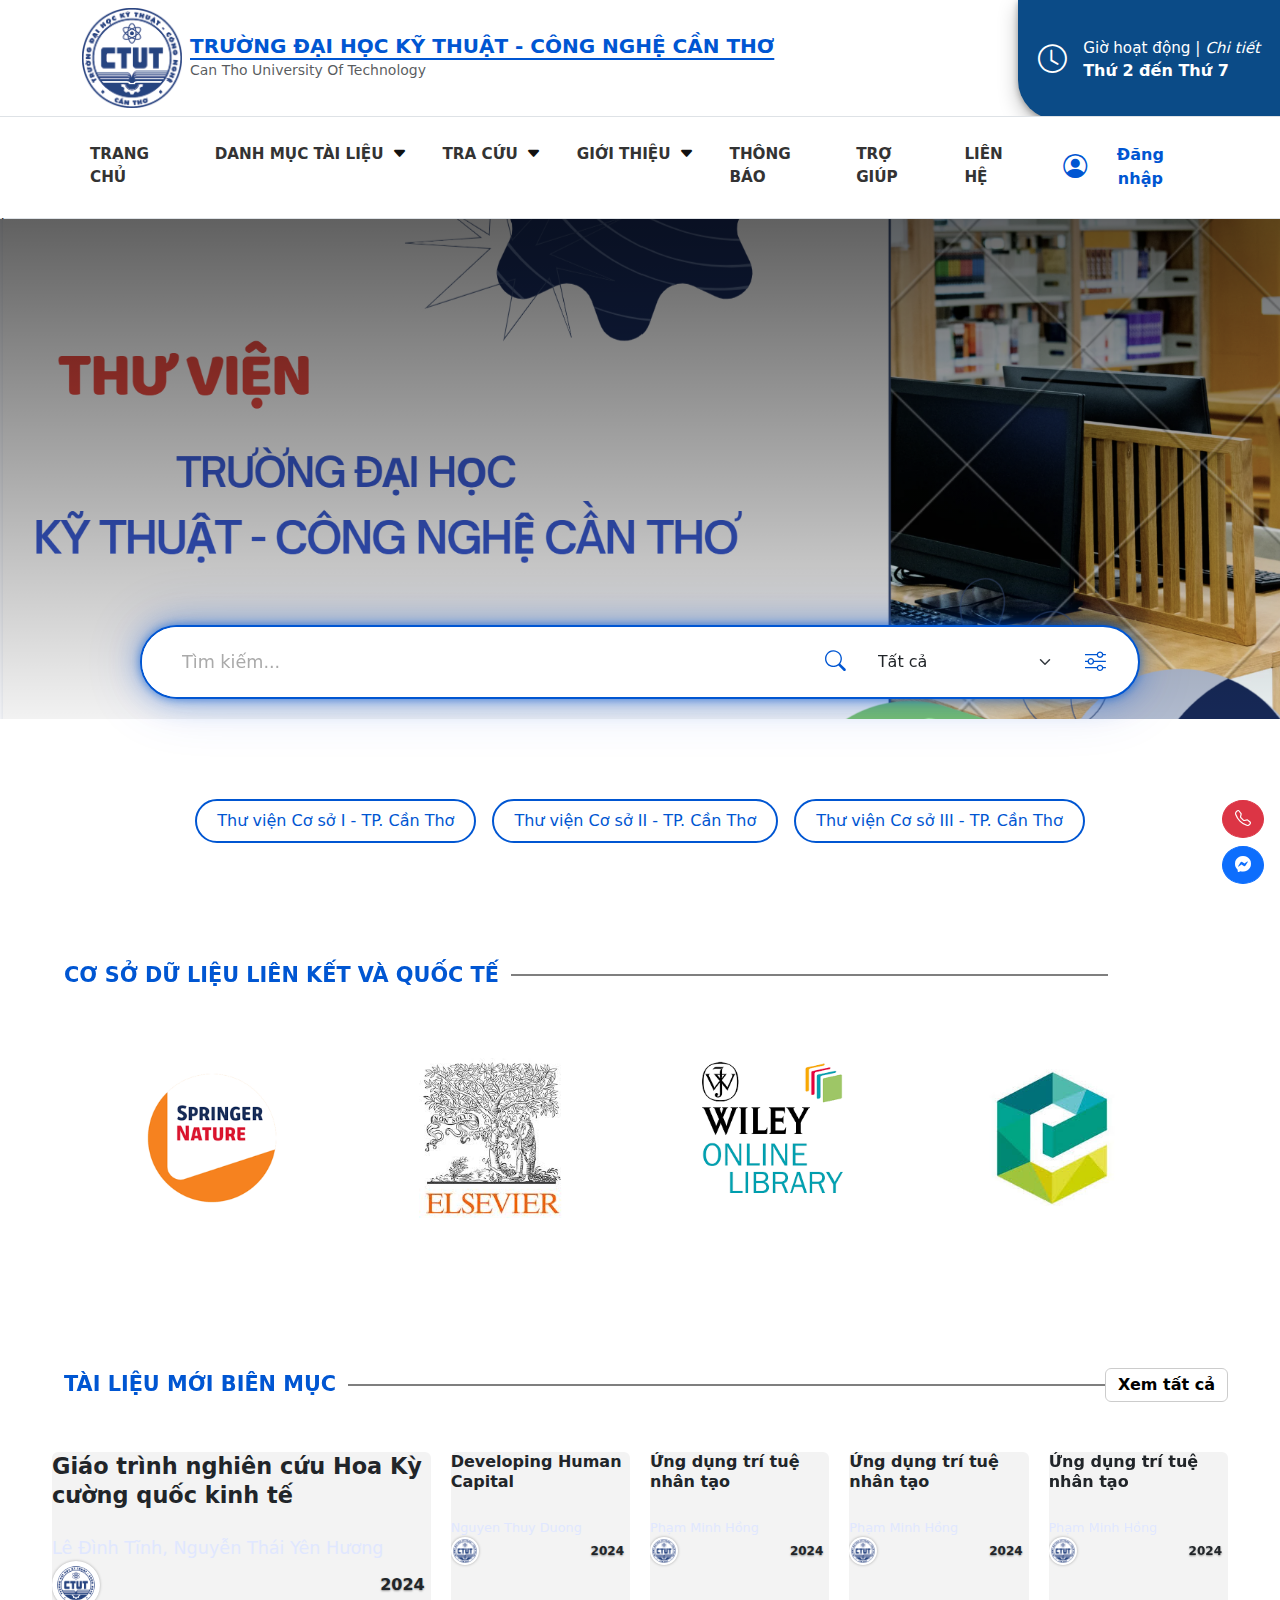
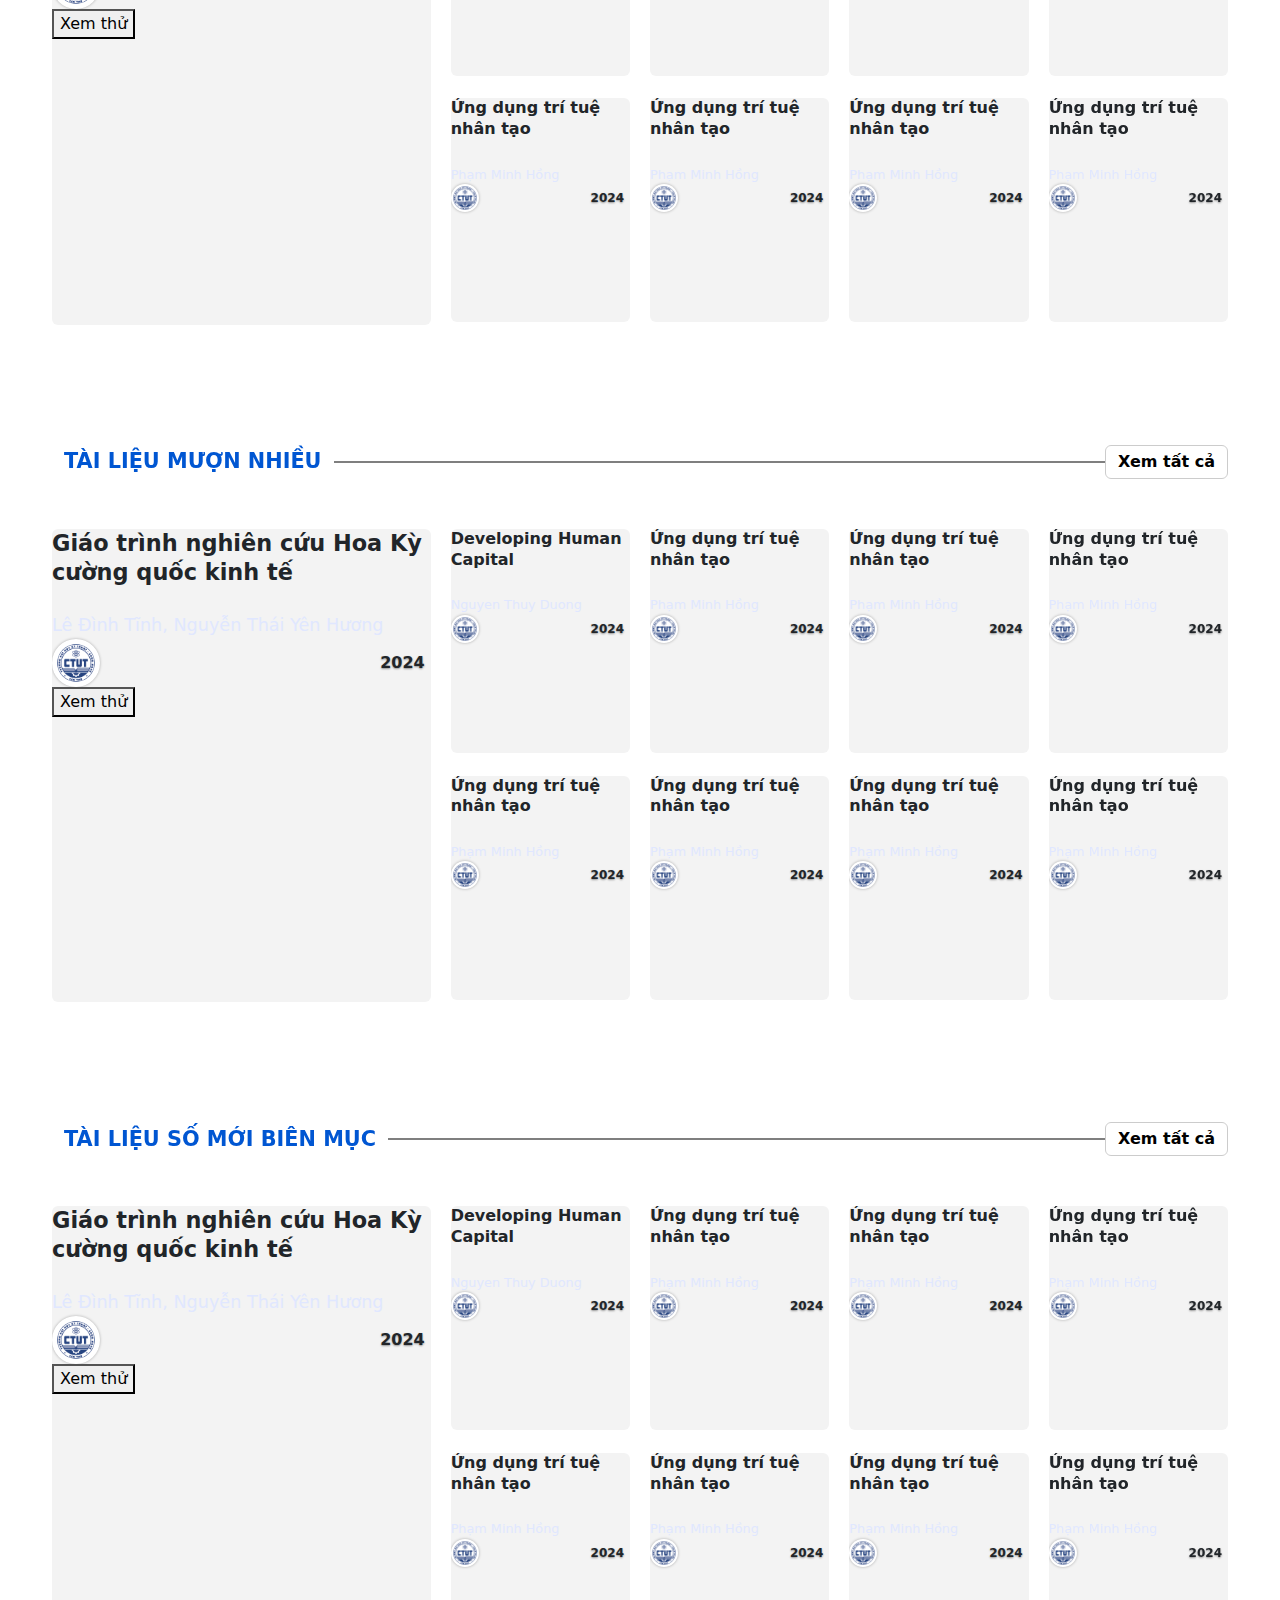
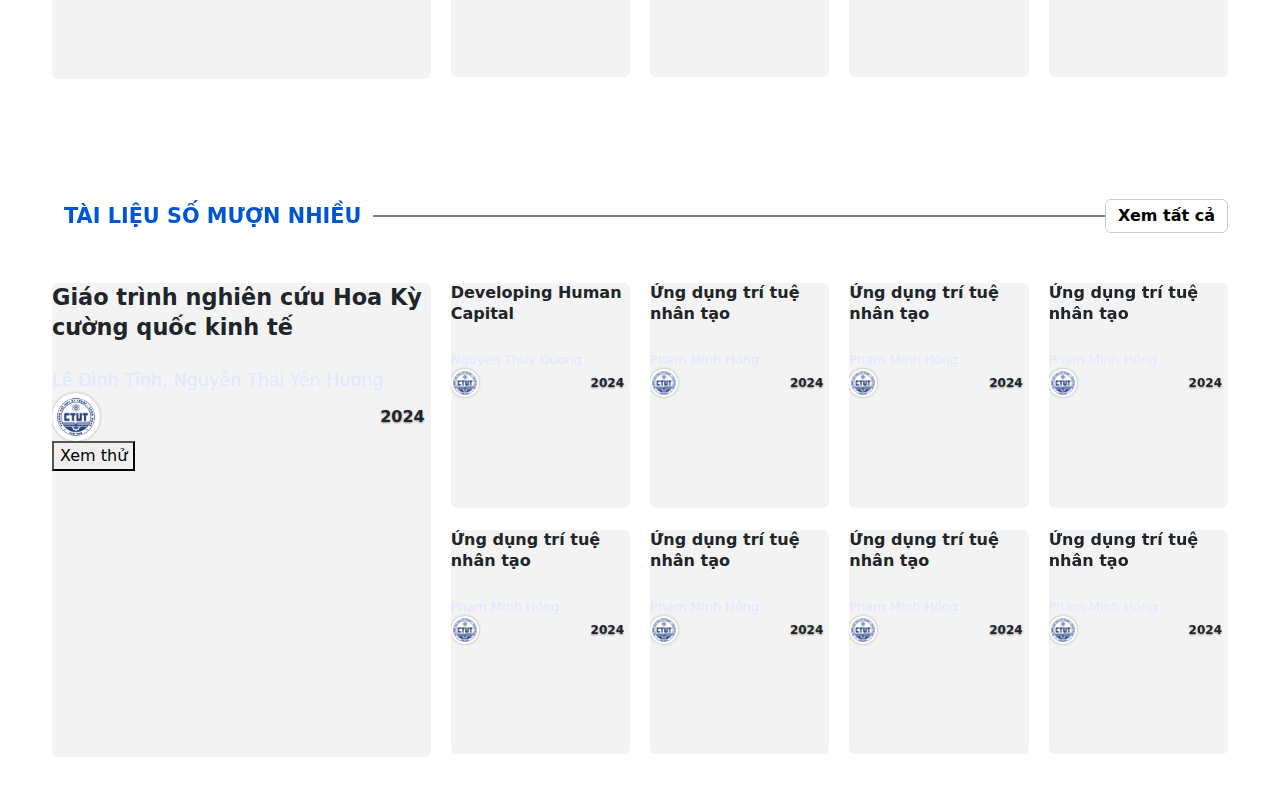
<file: index.html>
<!DOCTYPE html>
<html lang="vi">
  <head>
    <meta charset="utf-8" />
    <title>Thư viện – Demo</title>
    <meta name="viewport" content="width=device-width, initial-scale=1" />

    <!-- Bootstrap -->
    <link
      href="https://cdn.jsdelivr.net/npm/bootstrap@5.3.3/dist/css/bootstrap.min.css"
      rel="stylesheet"
    />

    <!-- Bootstrap Icons -->
    <link
      rel="stylesheet"
      href="https://cdn.jsdelivr.net/npm/bootstrap-icons@1.11.3/font/bootstrap-icons.css"
    />

    <!-- CSS cho header -->
    <link href="./assets/css/header.css" rel="stylesheet" />

    <!-- CSS riêng cho trang index -->
    <link href="./assets/css/index.css" rel="stylesheet" />
  </head>

  <body>



    
    <!-- Nhúng header -->
    <div id="header-placeholder"></div>

    <script>
      fetch("components/header.html")
        .then(res => res.text())
        .then(data => {
          document.getElementById("header-placeholder").innerHTML = data;
        });
    </script>






    <!-- Phần nội dung chính của trang -->
    <!-- Hero Banner -->
    <section class="hero-banner position-relative">\

      <!-- Ảnh banner -->
      <img src="./assets/images/BANNERTESST2.png" alt="Thư viện" class="w-100" />

      <!-- Form tìm kiếm nằm bên trong ảnh -->
      <div class="search-box-wrapper">
        <form class="search-box">
          <input type="text" class="form-control" placeholder="Tìm kiếm..." />
          <button class="btn"><i class="bi bi-search"></i></button>
          <select class="form-select">
            <option>Tất cả</option>
            <option>Nhan đề</option>
            <option>Tác giả</option>
            <option>Năm xuất bản</option>
            <option>Nhà xuất bản</option>
            <option>Chỉ số phân loại</option>
          </select>
          <button class="btn"><i class="bi bi-sliders"></i></button>
        </form>
      </div>
    </section>

    <!-- Icon nổi -->
    <div class="position-fixed bottom-0 end-0 p-3 d-flex flex-column gap-2">
      <a href="#" class="btn btn-danger rounded-circle">
        <i class="bi bi-telephone"></i>
      </a>
      <a href="#" class="btn btn-primary rounded-circle">
        <i class="bi bi-messenger"></i>
      </a>
    </div>


  
     
<!-- ==========KHỐI CÁC CƠ SỞ DƯỚI THANH TÌM KIẾM ==========  -->
<div class="library-sections container text-center">
  <div class="d-flex flex-wrap justify-content-center gap-3">
    <button class="btn section-btn">Thư viện Cơ sở I - TP. Cần Thơ</button>
    <button class="btn section-btn">Thư viện Cơ sở II - TP. Cần Thơ</button>
    <button class="btn section-btn">Thư viện Cơ sở III - TP. Cần Thơ</button>
  </div>
</div>



    <div class="book-section container">
  
    <div class="book-section-header">
      <h3>CƠ SỞ DỮ LIỆU LIÊN KẾT VÀ QUỐC TẾ</h3>
    </div> 
</div> 

<!-- Các thẻ lật logo -->
<div class="library-cards container my-5">
  <div class="d-flex justify-content-between">

    <a href="https://www.springernature.com/" target="_blank" class="flip-card">
      <img src="assets/images/springernature.png" alt="Springer Nature">
    </a>

    <a href="https://www.elsevier.com/" target="_blank" class="flip-card">
      <img src="assets/images/elsevier.jpg" alt="Elsevier">
    </a>

    <a href="https://www.wiley.com/" target="_blank" class="flip-card">
      <img src="assets/images/wiley.png" alt="Wiley">
    </a>

    <a href="https://www.emerald.com/" target="_blank" class="flip-card">
      <img src="assets/images/emerald.jpg" alt="Emerald">
    </a>

  </div>
</div>








  <!-- ==========KHỐI SÁCH MỚI BIÊN MỤC========== -->
  <div class="book-section container">
    <!-- Header -->
    <div class="book-section-header">
      <h3>TÀI LIỆU MỚI BIÊN MỤC</h3>
      <a href="#" class="view-all">Xem tất cả</a>
    </div>

    <!-- Grid -->
    <div class="book-grid">
      <!-- Sách lớn bên trái -->
      <div class="book-item big">
        <div class="book-cover color-1">
          <div class="book-content">
            <h4 class="book-title">Giáo trình nghiên cứu Hoa Kỳ cường quốc kinh tế</h4>
            <p class="book-author">Lê Đình Tĩnh, Nguyễn Thái Yên Hương</p>
            <div class="book-footer">
  <img class="book-logo" src="assets/images/Logo_ctuet.png" alt="Logo">
  <span class="book-year">2024</span>
</div>

            <button class="read-btn">Xem thử</button>
          </div>
        </div>
      </div>

      <!-- Các sách nhỏ -->
      <div class="book-item">
        <div class="book-cover color-2">
          <div class="book-content">
            <h4 class="book-title">Developing Human Capital</h4>
            <p class="book-author">Nguyen Thuy Duong</p>
            <div class="book-footer">
  <img class="book-logo" src="assets/images/Logo_ctuet.png" alt="Logo">
  <span class="book-year">2024</span>
            </div>
          </div>
        </div>
      </div>

      <div class="book-item">
        <div class="book-cover color-3">
          <div class="book-content">
            <h4 class="book-title">Ứng dụng trí tuệ nhân tạo</h4>
            <p class="book-author">Phạm Minh Hồng</p>
            <div class="book-footer">
  <img class="book-logo" src="assets/images/Logo_ctuet.png" alt="Logo">
  <span class="book-year">2024</span>
            </div>
          </div>
        </div>
      </div>

            <div class="book-item">
        <div class="book-cover color-4">
          <div class="book-content">
            <h4 class="book-title">Ứng dụng trí tuệ nhân tạo</h4>
            <p class="book-author">Phạm Minh Hồng</p>
            <div class="book-footer">
  <img class="book-logo" src="assets/images/Logo_ctuet.png" alt="Logo">
  <span class="book-year">2024</span>
            </div>
          </div>
        </div>
      </div>

            <div class="book-item">
        <div class="book-cover color-5">
          <div class="book-content">
            <h4 class="book-title">Ứng dụng trí tuệ nhân tạo</h4>
            <p class="book-author">Phạm Minh Hồng</p>
           <div class="book-footer">
  <img class="book-logo" src="assets/images/Logo_ctuet.png" alt="Logo">
  <span class="book-year">2024</span>
            </div>
          </div>
        </div>
      </div>

            <div class="book-item">
        <div class="book-cover color-6">
          <div class="book-content">
            <h4 class="book-title">Ứng dụng trí tuệ nhân tạo</h4>
            <p class="book-author">Phạm Minh Hồng</p>
            <div class="book-footer">
  <img class="book-logo" src="assets/images/Logo_ctuet.png" alt="Logo">
  <span class="book-year">2024</span>
            </div>
          </div>
        </div>
      </div>

            <div class="book-item">
        <div class="book-cover color-1">
          <div class="book-content">
            <h4 class="book-title">Ứng dụng trí tuệ nhân tạo</h4>
            <p class="book-author">Phạm Minh Hồng</p>
            <div class="book-footer">
  <img class="book-logo" src="assets/images/Logo_ctuet.png" alt="Logo">
  <span class="book-year">2024</span>
            </div>
          </div>
        </div>
      </div>

            <div class="book-item">
        <div class="book-cover color-2">
          <div class="book-content">
            <h4 class="book-title">Ứng dụng trí tuệ nhân tạo</h4>
            <p class="book-author">Phạm Minh Hồng</p>
            <div class="book-footer">
  <img class="book-logo" src="assets/images/Logo_ctuet.png" alt="Logo">
  <span class="book-year">2024</span>
            </div>
          </div>
        </div>
      </div>

            <div class="book-item">
        <div class="book-cover color-3">
          <div class="book-content">
            <h4 class="book-title">Ứng dụng trí tuệ nhân tạo</h4>
            <p class="book-author">Phạm Minh Hồng</p>
           <div class="book-footer">
  <img class="book-logo" src="assets/images/Logo_ctuet.png" alt="Logo">
  <span class="book-year">2024</span>
            </div>
          </div>
        </div>
      </div>


    </div>
  </div>






<!-- ==========KHỐI TÀI LIỆU MƯỢN NHIỀU ========== -->
  <div class="book-section container">
    <!-- Header -->
    <div class="book-section-header">
      <h3>TÀI LIỆU MƯỢN NHIỀU</h3>
      <a href="#" class="view-all">Xem tất cả</a>
    </div>

    <!-- Grid -->
    <div class="book-grid">
      <!-- Sách lớn bên trái -->
      <div class="book-item big">
        <div class="book-cover color-1">
          <div class="book-content">
            <h4 class="book-title">Giáo trình nghiên cứu Hoa Kỳ cường quốc kinh tế</h4>
            <p class="book-author">Lê Đình Tĩnh, Nguyễn Thái Yên Hương</p>
            <div class="book-footer">
  <img class="book-logo" src="assets/images/Logo_ctuet.png" alt="Logo">
  <span class="book-year">2024</span>
</div>

            <button class="read-btn">Xem thử</button>
          </div>
        </div>
      </div>

      <!-- Các sách nhỏ -->
      <div class="book-item">
        <div class="book-cover color-2">
          <div class="book-content">
            <h4 class="book-title">Developing Human Capital</h4>
            <p class="book-author">Nguyen Thuy Duong</p>
            <div class="book-footer">
  <img class="book-logo" src="assets/images/Logo_ctuet.png" alt="Logo">
  <span class="book-year">2024</span>
            </div>
          </div>
        </div>
      </div>

      <div class="book-item">
        <div class="book-cover color-3">
          <div class="book-content">
            <h4 class="book-title">Ứng dụng trí tuệ nhân tạo</h4>
            <p class="book-author">Phạm Minh Hồng</p>
            <div class="book-footer">
  <img class="book-logo" src="assets/images/Logo_ctuet.png" alt="Logo">
  <span class="book-year">2024</span>
            </div>
          </div>
        </div>
      </div>

            <div class="book-item">
        <div class="book-cover color-4">
          <div class="book-content">
            <h4 class="book-title">Ứng dụng trí tuệ nhân tạo</h4>
            <p class="book-author">Phạm Minh Hồng</p>
            <div class="book-footer">
  <img class="book-logo" src="assets/images/Logo_ctuet.png" alt="Logo">
  <span class="book-year">2024</span>
            </div>
          </div>
        </div>
      </div>

            <div class="book-item">
        <div class="book-cover color-5">
          <div class="book-content">
            <h4 class="book-title">Ứng dụng trí tuệ nhân tạo</h4>
            <p class="book-author">Phạm Minh Hồng</p>
           <div class="book-footer">
  <img class="book-logo" src="assets/images/Logo_ctuet.png" alt="Logo">
  <span class="book-year">2024</span>
            </div>
          </div>
        </div>
      </div>

            <div class="book-item">
        <div class="book-cover color-6">
          <div class="book-content">
            <h4 class="book-title">Ứng dụng trí tuệ nhân tạo</h4>
            <p class="book-author">Phạm Minh Hồng</p>
            <div class="book-footer">
  <img class="book-logo" src="assets/images/Logo_ctuet.png" alt="Logo">
  <span class="book-year">2024</span>
            </div>
          </div>
        </div>
      </div>

            <div class="book-item">
        <div class="book-cover color-1">
          <div class="book-content">
            <h4 class="book-title">Ứng dụng trí tuệ nhân tạo</h4>
            <p class="book-author">Phạm Minh Hồng</p>
            <div class="book-footer">
  <img class="book-logo" src="assets/images/Logo_ctuet.png" alt="Logo">
  <span class="book-year">2024</span>
            </div>
          </div>
        </div>
      </div>

            <div class="book-item">
        <div class="book-cover color-2">
          <div class="book-content">
            <h4 class="book-title">Ứng dụng trí tuệ nhân tạo</h4>
            <p class="book-author">Phạm Minh Hồng</p>
            <div class="book-footer">
  <img class="book-logo" src="assets/images/Logo_ctuet.png" alt="Logo">
  <span class="book-year">2024</span>
            </div>
          </div>
        </div>
      </div>

            <div class="book-item">
        <div class="book-cover color-3">
          <div class="book-content">
            <h4 class="book-title">Ứng dụng trí tuệ nhân tạo</h4>
            <p class="book-author">Phạm Minh Hồng</p>
           <div class="book-footer">
  <img class="book-logo" src="assets/images/Logo_ctuet.png" alt="Logo">
  <span class="book-year">2024</span>
            </div>
          </div>
        </div>
      </div>


    </div>
  </div>



<!-- ==========KHỐI TÀI LIỆU SỐ MỚI BIÊN MỤC========== -->
  <div class="book-section container">
    <!-- Header -->
    <div class="book-section-header">
      <h3>TÀI LIỆU SỐ MỚI BIÊN MỤC</h3>
      <a href="#" class="view-all">Xem tất cả</a>
    </div>

    <!-- Grid -->
    <div class="book-grid">
      <!-- Sách lớn bên trái -->
      <div class="book-item big">
        <div class="book-cover color-1">
          <div class="book-content">
            <h4 class="book-title">Giáo trình nghiên cứu Hoa Kỳ cường quốc kinh tế</h4>
            <p class="book-author">Lê Đình Tĩnh, Nguyễn Thái Yên Hương</p>
            <div class="book-footer">
  <img class="book-logo" src="assets/images/Logo_ctuet.png" alt="Logo">
  <span class="book-year">2024</span>
</div>

            <button class="read-btn">Xem thử</button>
          </div>
        </div>
      </div>

      <!-- Các sách nhỏ -->
      <div class="book-item">
        <div class="book-cover color-2">
          <div class="book-content">
            <h4 class="book-title">Developing Human Capital</h4>
            <p class="book-author">Nguyen Thuy Duong</p>
            <div class="book-footer">
  <img class="book-logo" src="assets/images/Logo_ctuet.png" alt="Logo">
  <span class="book-year">2024</span>
            </div>
          </div>
        </div>
      </div>

      <div class="book-item">
        <div class="book-cover color-3">
          <div class="book-content">
            <h4 class="book-title">Ứng dụng trí tuệ nhân tạo</h4>
            <p class="book-author">Phạm Minh Hồng</p>
            <div class="book-footer">
  <img class="book-logo" src="assets/images/Logo_ctuet.png" alt="Logo">
  <span class="book-year">2024</span>
            </div>
          </div>
        </div>
      </div>

            <div class="book-item">
        <div class="book-cover color-4">
          <div class="book-content">
            <h4 class="book-title">Ứng dụng trí tuệ nhân tạo</h4>
            <p class="book-author">Phạm Minh Hồng</p>
            <div class="book-footer">
  <img class="book-logo" src="assets/images/Logo_ctuet.png" alt="Logo">
  <span class="book-year">2024</span>
            </div>
          </div>
        </div>
      </div>

            <div class="book-item">
        <div class="book-cover color-5">
          <div class="book-content">
            <h4 class="book-title">Ứng dụng trí tuệ nhân tạo</h4>
            <p class="book-author">Phạm Minh Hồng</p>
           <div class="book-footer">
  <img class="book-logo" src="assets/images/Logo_ctuet.png" alt="Logo">
  <span class="book-year">2024</span>
            </div>
          </div>
        </div>
      </div>

            <div class="book-item">
        <div class="book-cover color-6">
          <div class="book-content">
            <h4 class="book-title">Ứng dụng trí tuệ nhân tạo</h4>
            <p class="book-author">Phạm Minh Hồng</p>
            <div class="book-footer">
  <img class="book-logo" src="assets/images/Logo_ctuet.png" alt="Logo">
  <span class="book-year">2024</span>
            </div>
          </div>
        </div>
      </div>

            <div class="book-item">
        <div class="book-cover color-1">
          <div class="book-content">
            <h4 class="book-title">Ứng dụng trí tuệ nhân tạo</h4>
            <p class="book-author">Phạm Minh Hồng</p>
            <div class="book-footer">
  <img class="book-logo" src="assets/images/Logo_ctuet.png" alt="Logo">
  <span class="book-year">2024</span>
            </div>
          </div>
        </div>
      </div>

            <div class="book-item">
        <div class="book-cover color-2">
          <div class="book-content">
            <h4 class="book-title">Ứng dụng trí tuệ nhân tạo</h4>
            <p class="book-author">Phạm Minh Hồng</p>
            <div class="book-footer">
  <img class="book-logo" src="assets/images/Logo_ctuet.png" alt="Logo">
  <span class="book-year">2024</span>
            </div>
          </div>
        </div>
      </div>

            <div class="book-item">
        <div class="book-cover color-3">
          <div class="book-content">
            <h4 class="book-title">Ứng dụng trí tuệ nhân tạo</h4>
            <p class="book-author">Phạm Minh Hồng</p>
           <div class="book-footer">
  <img class="book-logo" src="assets/images/Logo_ctuet.png" alt="Logo">
  <span class="book-year">2024</span>
            </div>
          </div>
        </div>
      </div>


    </div>
  </div>



  <!-- ==========KHỐI TÀI LIỆU SỐ MƯỢN NHIỀU========== -->
  <div class="book-section container">
    <!-- Header -->
    <div class="book-section-header">
      <h3>TÀI LIỆU SỐ MƯỢN NHIỀU</h3>
      <a href="#" class="view-all">Xem tất cả</a>
    </div>

    <!-- Grid -->
    <div class="book-grid">
      <!-- Sách lớn bên trái -->
      <div class="book-item big">
        <div class="book-cover color-1">
          <div class="book-content">
            <h4 class="book-title">Giáo trình nghiên cứu Hoa Kỳ cường quốc kinh tế</h4>
            <p class="book-author">Lê Đình Tĩnh, Nguyễn Thái Yên Hương</p>
            <div class="book-footer">
  <img class="book-logo" src="assets/images/Logo_ctuet.png" alt="Logo">
  <span class="book-year">2024</span>
</div>

            <button class="read-btn">Xem thử</button>
          </div>
        </div>
      </div>

      <!-- Các sách nhỏ -->
      <div class="book-item">
        <div class="book-cover color-2">
          <div class="book-content">
            <h4 class="book-title">Developing Human Capital</h4>
            <p class="book-author">Nguyen Thuy Duong</p>
            <div class="book-footer">
  <img class="book-logo" src="assets/images/Logo_ctuet.png" alt="Logo">
  <span class="book-year">2024</span>
            </div>
          </div>
        </div>
      </div>

      <div class="book-item">
        <div class="book-cover color-3">
          <div class="book-content">
            <h4 class="book-title">Ứng dụng trí tuệ nhân tạo</h4>
            <p class="book-author">Phạm Minh Hồng</p>
            <div class="book-footer">
  <img class="book-logo" src="assets/images/Logo_ctuet.png" alt="Logo">
  <span class="book-year">2024</span>
            </div>
          </div>
        </div>
      </div>

            <div class="book-item">
        <div class="book-cover color-4">
          <div class="book-content">
            <h4 class="book-title">Ứng dụng trí tuệ nhân tạo</h4>
            <p class="book-author">Phạm Minh Hồng</p>
            <div class="book-footer">
  <img class="book-logo" src="assets/images/Logo_ctuet.png" alt="Logo">
  <span class="book-year">2024</span>
            </div>
          </div>
        </div>
      </div>

            <div class="book-item">
        <div class="book-cover color-5">
          <div class="book-content">
            <h4 class="book-title">Ứng dụng trí tuệ nhân tạo</h4>
            <p class="book-author">Phạm Minh Hồng</p>
           <div class="book-footer">
  <img class="book-logo" src="assets/images/Logo_ctuet.png" alt="Logo">
  <span class="book-year">2024</span>
            </div>
          </div>
        </div>
      </div>

            <div class="book-item">
        <div class="book-cover color-6">
          <div class="book-content">
            <h4 class="book-title">Ứng dụng trí tuệ nhân tạo</h4>
            <p class="book-author">Phạm Minh Hồng</p>
            <div class="book-footer">
  <img class="book-logo" src="assets/images/Logo_ctuet.png" alt="Logo">
  <span class="book-year">2024</span>
            </div>
          </div>
        </div>
      </div>

            <div class="book-item">
        <div class="book-cover color-1">
          <div class="book-content">
            <h4 class="book-title">Ứng dụng trí tuệ nhân tạo</h4>
            <p class="book-author">Phạm Minh Hồng</p>
            <div class="book-footer">
  <img class="book-logo" src="assets/images/Logo_ctuet.png" alt="Logo">
  <span class="book-year">2024</span>
            </div>
          </div>
        </div>
      </div>

            <div class="book-item">
        <div class="book-cover color-2">
          <div class="book-content">
            <h4 class="book-title">Ứng dụng trí tuệ nhân tạo</h4>
            <p class="book-author">Phạm Minh Hồng</p>
            <div class="book-footer">
  <img class="book-logo" src="assets/images/Logo_ctuet.png" alt="Logo">
  <span class="book-year">2024</span>
            </div>
          </div>
        </div>
      </div>

            <div class="book-item">
        <div class="book-cover color-3">
          <div class="book-content">
            <h4 class="book-title">Ứng dụng trí tuệ nhân tạo</h4>
            <p class="book-author">Phạm Minh Hồng</p>
           <div class="book-footer">
  <img class="book-logo" src="assets/images/Logo_ctuet.png" alt="Logo">
  <span class="book-year">2024</span>
            </div>
          </div>
        </div>
      </div>


    </div>
  </div>
  </div>
</div>

    </div>
  </div>
</div>





    <!-- Bootstrap JS -->
    <script src="https://cdn.jsdelivr.net/npm/bootstrap@5.3.3/dist/js/bootstrap.bundle.min.js"></script>
  </body>
</html>
</file>
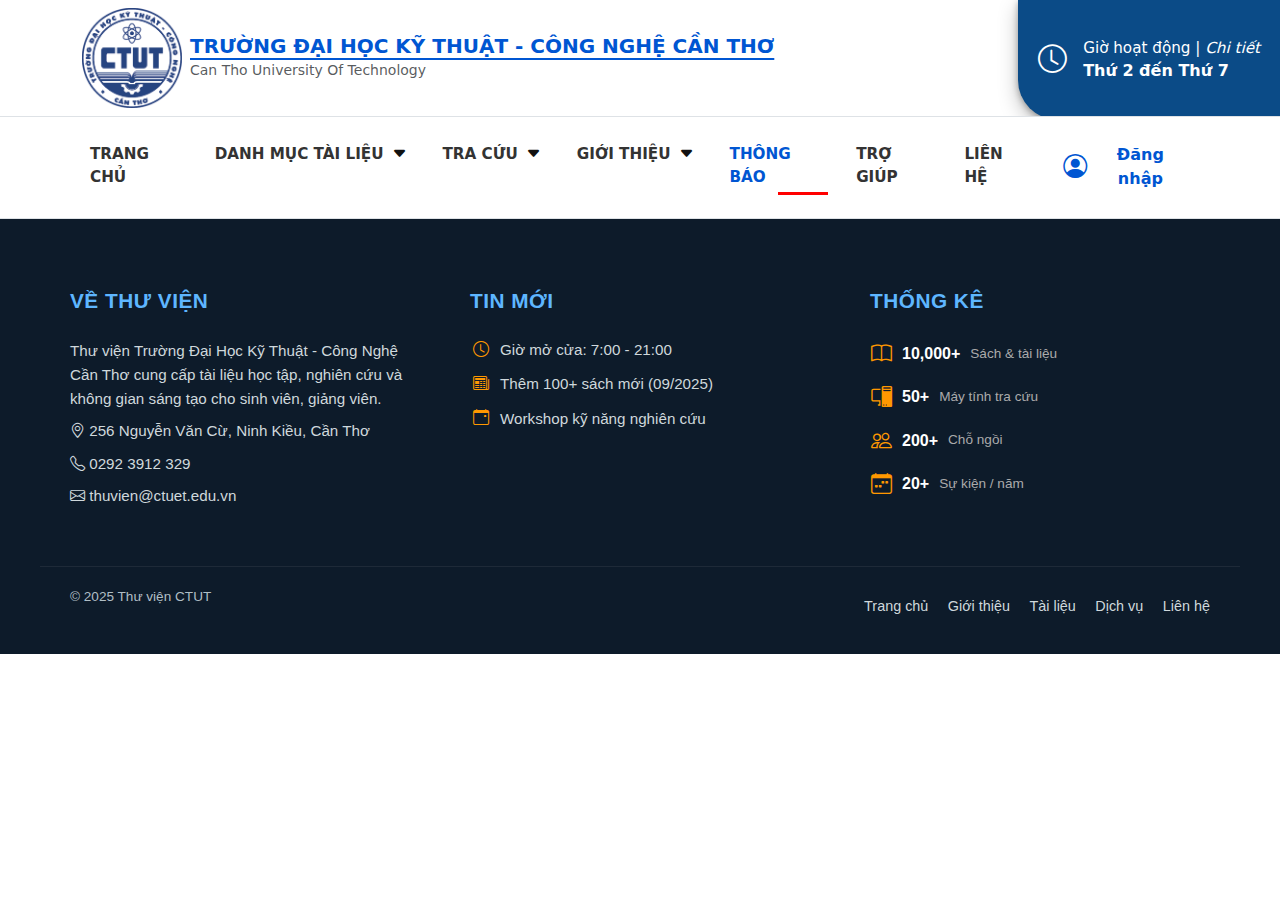
<file: announcement.html>
<!DOCTYPE html>
<html lang="vi">
  <head>
    <meta charset="utf-8" />
    <title>Thư viện – Demo</title>
    <meta name="viewport" content="width=device-width, initial-scale=1" />

    <!-- Bootstrap -->
    <link
      href="https://cdn.jsdelivr.net/npm/bootstrap@5.3.3/dist/css/bootstrap.min.css"
      rel="stylesheet"
    />

    <!-- Bootstrap Icons -->
    <link
      rel="stylesheet"
      href="https://cdn.jsdelivr.net/npm/bootstrap-icons@1.11.3/font/bootstrap-icons.css"
    />

    <!-- CSS cho header -->
    <link href="./assets/css/header.css" rel="stylesheet" />

    <!-- CSS riêng cho trang documents.html -->
    <link href="./assets/css/announcement.css" rel="stylesheet" />
  </head>

  <body>





<!-- Nhúng header -->
<div id="header-placeholder"></div>

<!-- Gọi header.js (load header + gắn auth.js) -->
<script src="assets/js/header.js"></script>

<!-- Sau đó mới gọi active-menu.js -->
<script src="assets/js/active-menu.js"></script>
















    <!-- Phần nội dung chính của trang -->
















    
<!-- Placeholder cho footer -->
<div id="footer-placeholder"></div>

<!-- Gọi file CSS & JS -->
<link rel="stylesheet" href="assets/css/footer.css">
<script src="assets/js/footer.js"></script>





    <!-- Bootstrap JS -->
    <script src="https://cdn.jsdelivr.net/npm/bootstrap@5.3.3/dist/js/bootstrap.bundle.min.js"></script>
  </body>
</html>
</file>
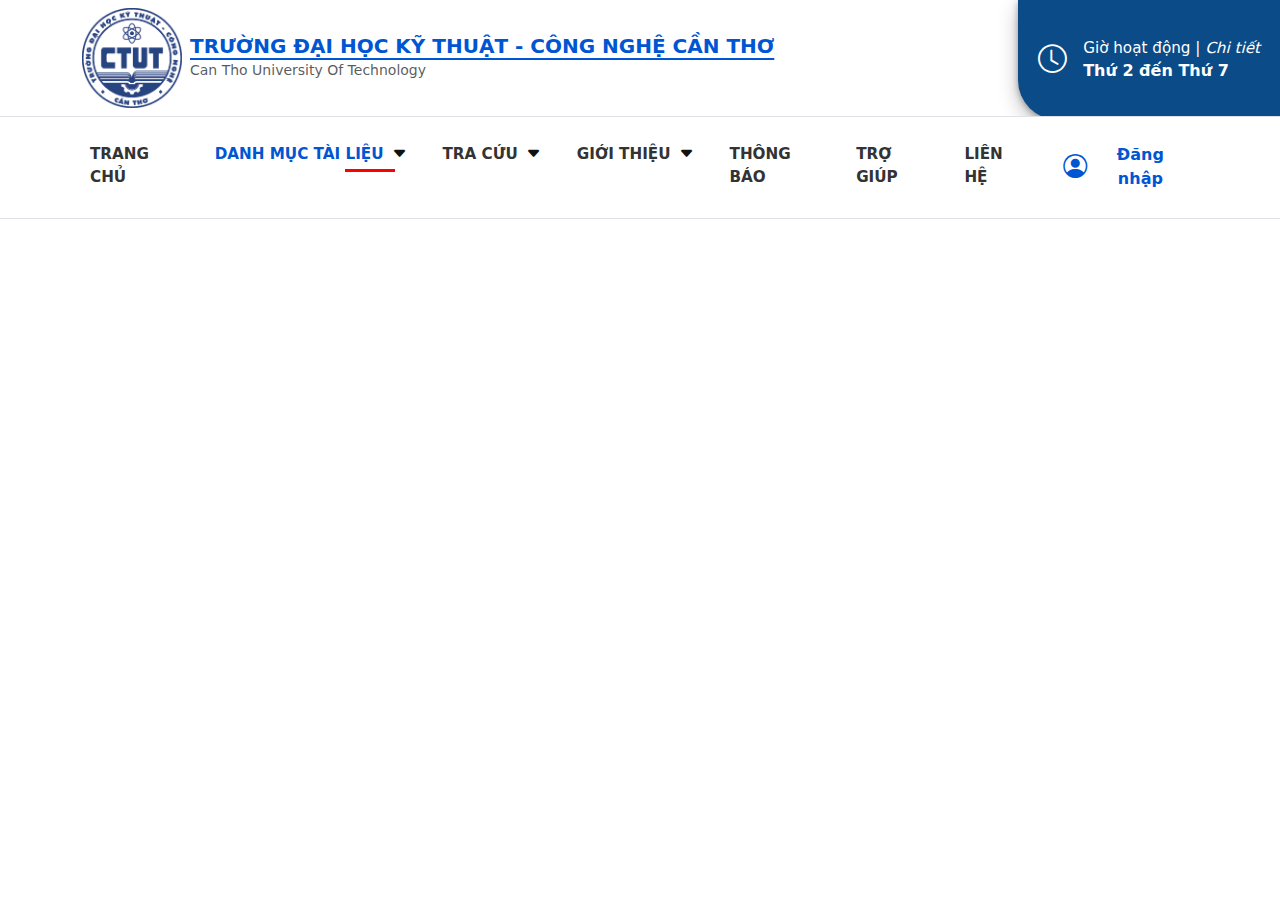
<file: documents.html>
<!DOCTYPE html>
<html lang="vi">
  <head>
    <meta charset="utf-8" />
    <title>Thư viện – Demo</title>
    <meta name="viewport" content="width=device-width, initial-scale=1" />

    <!-- Bootstrap -->
    <link
      href="https://cdn.jsdelivr.net/npm/bootstrap@5.3.3/dist/css/bootstrap.min.css"
      rel="stylesheet"
    />

    <!-- Bootstrap Icons -->
    <link
      rel="stylesheet"
      href="https://cdn.jsdelivr.net/npm/bootstrap-icons@1.11.3/font/bootstrap-icons.css"
    />

    <!-- CSS cho header -->
    <link href="./assets/css/header.css" rel="stylesheet" />

    <!-- CSS riêng cho trang documents.html -->
    <link href="./assets/css/documents.css" rel="stylesheet" />
  </head>

  <body>


   <!-- Nhúng header -->
<div id="header-placeholder"></div>

<script>
  fetch("components/header.html")
    .then(res => res.text())
    .then(data => {
      document.getElementById("header-placeholder").innerHTML = data;

      // === Gắn class 'active' theo trang hiện tại ===
      const currentPage = window.location.pathname.split("/").pop() || "index.html";
      document.querySelectorAll("#header-placeholder .navbar-nav .nav-link")
        .forEach(link => {
          if (link.getAttribute("href") === currentPage) {
            link.classList.add("active");
          } else {
            link.classList.remove("active");
          }
        });
    })
    .catch(err => console.error("Không thể tải header:", err));
</script>








    <!-- Phần nội dung chính của trang -->
















    



    <!-- Bootstrap JS -->
    <script src="https://cdn.jsdelivr.net/npm/bootstrap@5.3.3/dist/js/bootstrap.bundle.min.js"></script>
  </body>
</html>
</file>
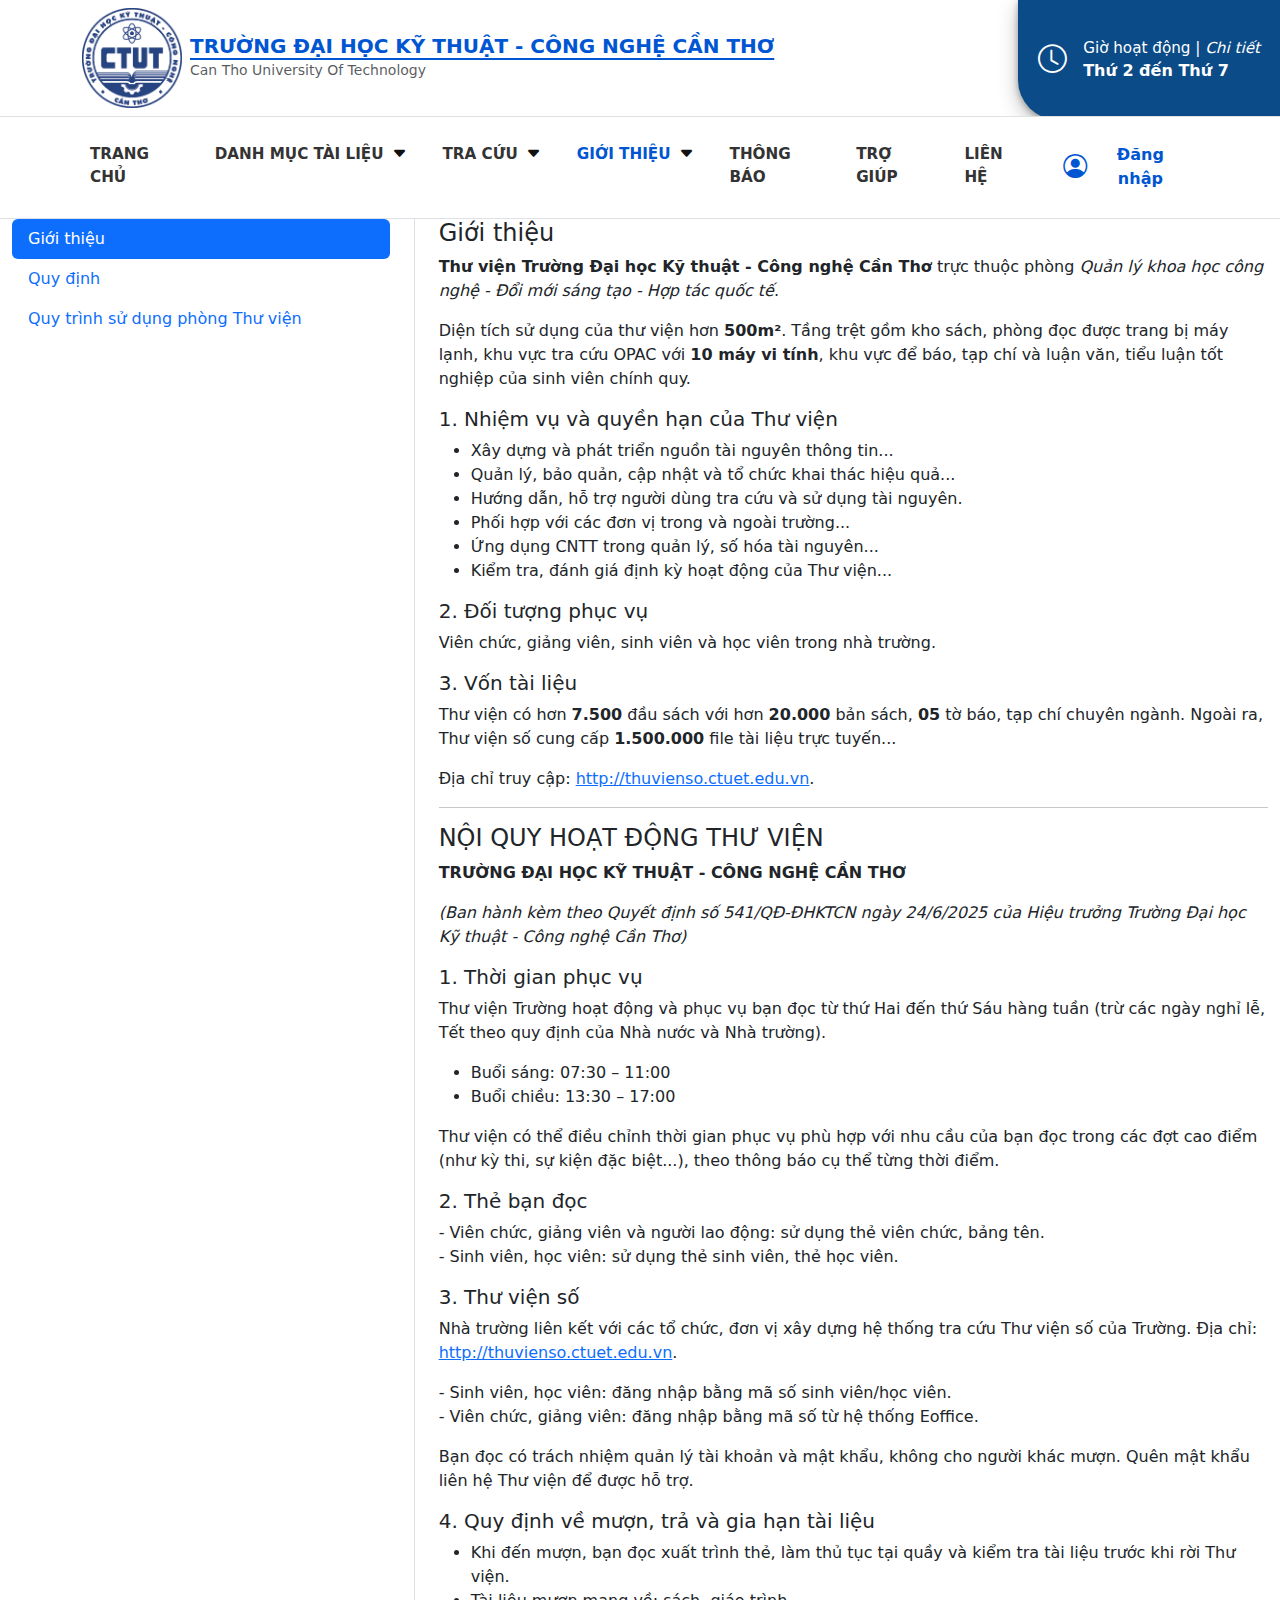
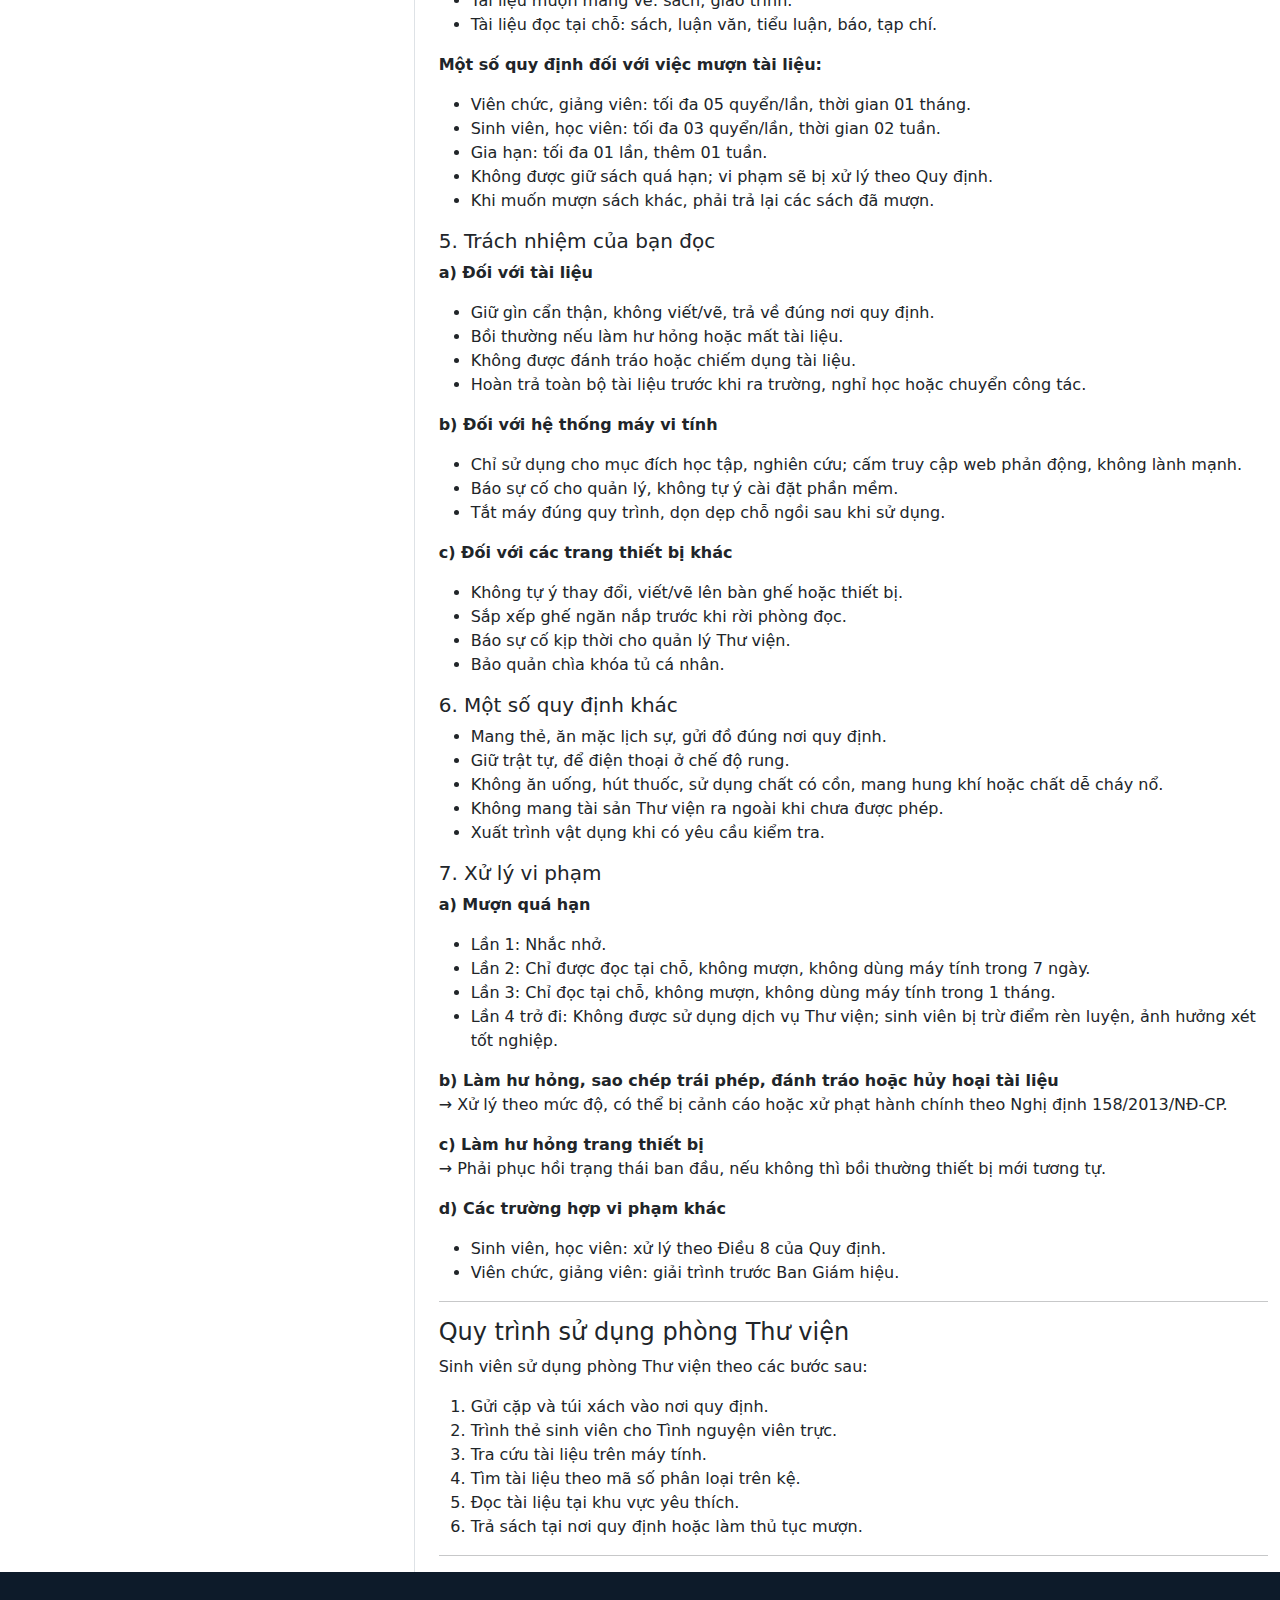
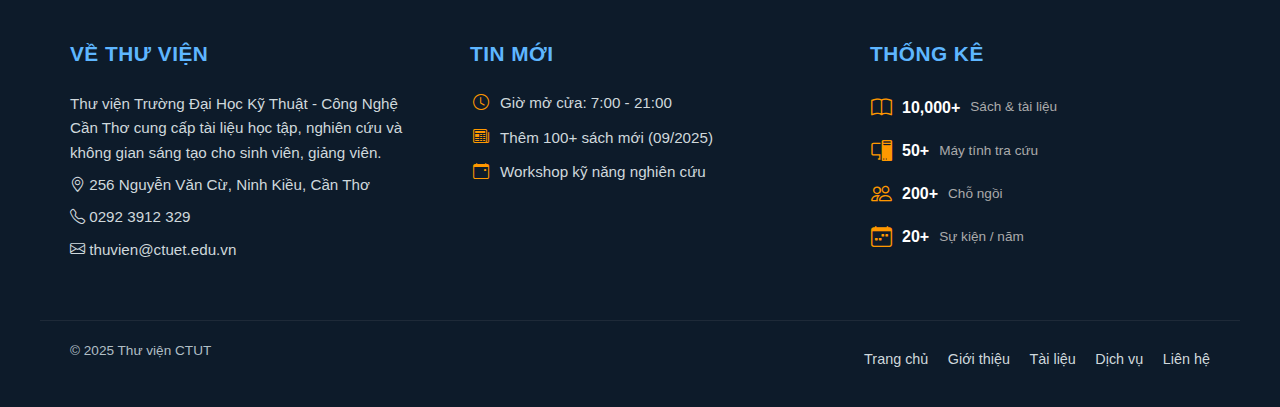
<file: introduce.html>
<!DOCTYPE html>
<html lang="vi">
  <head>
    <meta charset="utf-8" />
    <title>Giới thiệu</title>
    <meta name="viewport" content="width=device-width, initial-scale=1" />
    <!-- Bootstrap -->
    <link
      href="https://cdn.jsdelivr.net/npm/bootstrap@5.3.3/dist/css/bootstrap.min.css"
      rel="stylesheet"
    />
    <!-- CSS -->
    <link rel="stylesheet" href="assets/css/header.css" />
    <link rel="stylesheet" href="assets/css/introduce.css" />
    <!-- Icons -->
    <link
      rel="stylesheet"
      href="https://cdn.jsdelivr.net/npm/bootstrap-icons@1.11.3/font/bootstrap-icons.css"
    />
  </head>
  <body>

    <!-- Nhúng header -->
   <div id="header-placeholder"></div>




    <!-- Phần nội dung chính của trang -->

    <div class="container-fluid">
      <div class="row">
        <!-- Sidebar -->
        <div class="col-4">
          <nav
            id="navbar-example3"
            class="h-100 flex-column align-items-stretch pe-4 border-end"
          >
            <div class="nav nav-pills flex-column">
              <a class="nav-link" href="#item-1">Giới thiệu</a>
              <a class="nav-link" href="#item-2">Quy định</a>
              <a class="nav-link" href="#item-3"
                >Quy trình sử dụng phòng Thư viện</a
              >
            </div>
          </nav>
        </div>

        <!-- Content -->
        <div class="col-8">
          <div
            data-bs-spy="scroll"
            data-bs-target="#navbar-example3"
            data-bs-smooth-scroll="true"
            class="scrollspy-example-2 position-relative"
            tabindex="0"
          >
            <!-- Giới thiệu -->
            <div id="item-1">
              <h4>Giới thiệu</h4>
              <p>
                <strong
                  >Thư viện Trường Đại học Kỹ thuật - Công nghệ Cần Thơ</strong
                >
                trực thuộc phòng
                <em
                  >Quản lý khoa học công nghệ - Đổi mới sáng tạo - Hợp tác quốc
                  tế</em
                >.
              </p>
              <p>
                Diện tích sử dụng của thư viện hơn <strong>500m²</strong>. Tầng
                trệt gồm kho sách, phòng đọc được trang bị máy lạnh, khu vực tra
                cứu OPAC với <strong>10 máy vi tính</strong>, khu vực để báo,
                tạp chí và luận văn, tiểu luận tốt nghiệp của sinh viên chính
                quy.
              </p>
              <h5>1. Nhiệm vụ và quyền hạn của Thư viện</h5>
              <ul>
                <li>Xây dựng và phát triển nguồn tài nguyên thông tin...</li>
                <li>
                  Quản lý, bảo quản, cập nhật và tổ chức khai thác hiệu quả...
                </li>
                <li>
                  Hướng dẫn, hỗ trợ người dùng tra cứu và sử dụng tài nguyên.
                </li>
                <li>Phối hợp với các đơn vị trong và ngoài trường...</li>
                <li>Ứng dụng CNTT trong quản lý, số hóa tài nguyên...</li>
                <li>Kiểm tra, đánh giá định kỳ hoạt động của Thư viện...</li>
              </ul>

              <h5>2. Đối tượng phục vụ</h5>
              <p>
                Viên chức, giảng viên, sinh viên và học viên trong nhà trường.
              </p>

              <h5>3. Vốn tài liệu</h5>
              <p>
                Thư viện có hơn <strong>7.500</strong> đầu sách với hơn
                <strong>20.000</strong> bản sách, <strong>05</strong> tờ báo,
                tạp chí chuyên ngành. Ngoài ra, Thư viện số cung cấp
                <strong>1.500.000</strong> file tài liệu trực tuyến...
              </p>
              <p>
                Địa chỉ truy cập:
                <a href="http://thuvienso.ctuet.edu.vn" target="_blank"
                  >http://thuvienso.ctuet.edu.vn</a
                >.
              </p>
              <hr />
            </div>

            <!-- Quy định -->
            <div id="item-2">
              <h4>NỘI QUY HOẠT ĐỘNG THƯ VIỆN</h4>
              <p>
                <strong>TRƯỜNG ĐẠI HỌC KỸ THUẬT - CÔNG NGHỆ CẦN THƠ</strong>
              </p>
              <p>
                <em
                  >(Ban hành kèm theo Quyết định số 541/QĐ-ĐHKTCN ngày 24/6/2025
                  của Hiệu trưởng Trường Đại học Kỹ thuật - Công nghệ Cần
                  Thơ)</em
                >
              </p>

              <h5>1. Thời gian phục vụ</h5>
              <p>
                Thư viện Trường hoạt động và phục vụ bạn đọc từ thứ Hai đến thứ
                Sáu hàng tuần (trừ các ngày nghỉ lễ, Tết theo quy định của Nhà
                nước và Nhà trường).
              </p>
              <ul>
                <li>Buổi sáng: 07:30 – 11:00</li>
                <li>Buổi chiều: 13:30 – 17:00</li>
              </ul>
              <p>
                Thư viện có thể điều chỉnh thời gian phục vụ phù hợp với nhu cầu
                của bạn đọc trong các đợt cao điểm (như kỳ thi, sự kiện đặc
                biệt...), theo thông báo cụ thể từng thời điểm.
              </p>

              <h5>2. Thẻ bạn đọc</h5>
              <p>
                - Viên chức, giảng viên và người lao động: sử dụng thẻ viên
                chức, bảng tên.<br />
                - Sinh viên, học viên: sử dụng thẻ sinh viên, thẻ học viên.
              </p>

              <h5>3. Thư viện số</h5>
              <p>
                Nhà trường liên kết với các tổ chức, đơn vị xây dựng hệ thống
                tra cứu Thư viện số của Trường. Địa chỉ:
                <a href="http://thuvienso.ctuet.edu.vn" target="_blank"
                  >http://thuvienso.ctuet.edu.vn</a
                >.
              </p>
              <p>
                - Sinh viên, học viên: đăng nhập bằng mã số sinh viên/học
                viên.<br />
                - Viên chức, giảng viên: đăng nhập bằng mã số từ hệ thống
                Eoffice.
              </p>
              <p>
                Bạn đọc có trách nhiệm quản lý tài khoản và mật khẩu, không cho
                người khác mượn. Quên mật khẩu liên hệ Thư viện để được hỗ trợ.
              </p>

              <h5>4. Quy định về mượn, trả và gia hạn tài liệu</h5>
              <ul>
                <li>
                  Khi đến mượn, bạn đọc xuất trình thẻ, làm thủ tục tại quầy và
                  kiểm tra tài liệu trước khi rời Thư viện.
                </li>
                <li>Tài liệu mượn mang về: sách, giáo trình.</li>
                <li>
                  Tài liệu đọc tại chỗ: sách, luận văn, tiểu luận, báo, tạp chí.
                </li>
              </ul>
              <p>
                <strong>Một số quy định đối với việc mượn tài liệu:</strong>
              </p>
              <ul>
                <li>
                  Viên chức, giảng viên: tối đa 05 quyển/lần, thời gian 01
                  tháng.
                </li>
                <li>
                  Sinh viên, học viên: tối đa 03 quyển/lần, thời gian 02 tuần.
                </li>
                <li>Gia hạn: tối đa 01 lần, thêm 01 tuần.</li>
                <li>
                  Không được giữ sách quá hạn; vi phạm sẽ bị xử lý theo Quy
                  định.
                </li>
                <li>Khi muốn mượn sách khác, phải trả lại các sách đã mượn.</li>
              </ul>

              <h5>5. Trách nhiệm của bạn đọc</h5>
              <p><strong>a) Đối với tài liệu</strong></p>
              <ul>
                <li>
                  Giữ gìn cẩn thận, không viết/vẽ, trả về đúng nơi quy định.
                </li>
                <li>Bồi thường nếu làm hư hỏng hoặc mất tài liệu.</li>
                <li>Không được đánh tráo hoặc chiếm dụng tài liệu.</li>
                <li>
                  Hoàn trả toàn bộ tài liệu trước khi ra trường, nghỉ học hoặc
                  chuyển công tác.
                </li>
              </ul>

              <p><strong>b) Đối với hệ thống máy vi tính</strong></p>
              <ul>
                <li>
                  Chỉ sử dụng cho mục đích học tập, nghiên cứu; cấm truy cập web
                  phản động, không lành mạnh.
                </li>
                <li>Báo sự cố cho quản lý, không tự ý cài đặt phần mềm.</li>
                <li>
                  Tắt máy đúng quy trình, dọn dẹp chỗ ngồi sau khi sử dụng.
                </li>
              </ul>

              <p><strong>c) Đối với các trang thiết bị khác</strong></p>
              <ul>
                <li>Không tự ý thay đổi, viết/vẽ lên bàn ghế hoặc thiết bị.</li>
                <li>Sắp xếp ghế ngăn nắp trước khi rời phòng đọc.</li>
                <li>Báo sự cố kịp thời cho quản lý Thư viện.</li>
                <li>Bảo quản chìa khóa tủ cá nhân.</li>
              </ul>

              <h5>6. Một số quy định khác</h5>
              <ul>
                <li>Mang thẻ, ăn mặc lịch sự, gửi đồ đúng nơi quy định.</li>
                <li>Giữ trật tự, để điện thoại ở chế độ rung.</li>
                <li>
                  Không ăn uống, hút thuốc, sử dụng chất có cồn, mang hung khí
                  hoặc chất dễ cháy nổ.
                </li>
                <li>
                  Không mang tài sản Thư viện ra ngoài khi chưa được phép.
                </li>
                <li>Xuất trình vật dụng khi có yêu cầu kiểm tra.</li>
              </ul>

              <h5>7. Xử lý vi phạm</h5>
              <p><strong>a) Mượn quá hạn</strong></p>
              <ul>
                <li>Lần 1: Nhắc nhở.</li>
                <li>
                  Lần 2: Chỉ được đọc tại chỗ, không mượn, không dùng máy tính
                  trong 7 ngày.
                </li>
                <li>
                  Lần 3: Chỉ đọc tại chỗ, không mượn, không dùng máy tính trong
                  1 tháng.
                </li>
                <li>
                  Lần 4 trở đi: Không được sử dụng dịch vụ Thư viện; sinh viên
                  bị trừ điểm rèn luyện, ảnh hưởng xét tốt nghiệp.
                </li>
              </ul>

              <p>
                <strong
                  >b) Làm hư hỏng, sao chép trái phép, đánh tráo hoặc hủy hoại
                  tài liệu</strong
                ><br />
                → Xử lý theo mức độ, có thể bị cảnh cáo hoặc xử phạt hành chính
                theo Nghị định 158/2013/NĐ-CP.
              </p>

              <p>
                <strong>c) Làm hư hỏng trang thiết bị</strong><br />
                → Phải phục hồi trạng thái ban đầu, nếu không thì bồi thường
                thiết bị mới tương tự.
              </p>

              <p><strong>d) Các trường hợp vi phạm khác</strong></p>
              <ul>
                <li>Sinh viên, học viên: xử lý theo Điều 8 của Quy định.</li>
                <li>Viên chức, giảng viên: giải trình trước Ban Giám hiệu.</li>
              </ul>
              <hr />
            </div>

            <!-- Nội quy -->
            <div id="item-3">
              <h4>Quy trình sử dụng phòng Thư viện</h4>
              <p>Sinh viên sử dụng phòng Thư viện theo các bước sau:</p>
              <ol>
                <li>Gửi cặp và túi xách vào nơi quy định.</li>
                <li>Trình thẻ sinh viên cho Tình nguyện viên trực.</li>
                <li>Tra cứu tài liệu trên máy tính.</li>
                <li>Tìm tài liệu theo mã số phân loại trên kệ.</li>
                <li>Đọc tài liệu tại khu vực yêu thích.</li>
                <li>Trả sách tại nơi quy định hoặc làm thủ tục mượn.</li>
              </ol>
              <hr />
            </div>
          </div>
        </div>
      </div>
    </div>



<!-- Placeholder cho footer -->
<div id="footer-placeholder"></div>
<!-- Gọi file CSS & JS -->
<link rel="stylesheet" href="assets/css/footer.css">
 <!-- Scripts -->
  <script src="assets/js/header.js"></script>
  <script src="assets/js/active-menu.js"></script>
  <script src="assets/js/footer.js"></script>
  <!-- Bootstrap JS -->
  <script src="https://cdn.jsdelivr.net/npm/bootstrap@5.3.3/dist/js/bootstrap.bundle.min.js"></script>

  </body>
</html>
</file>
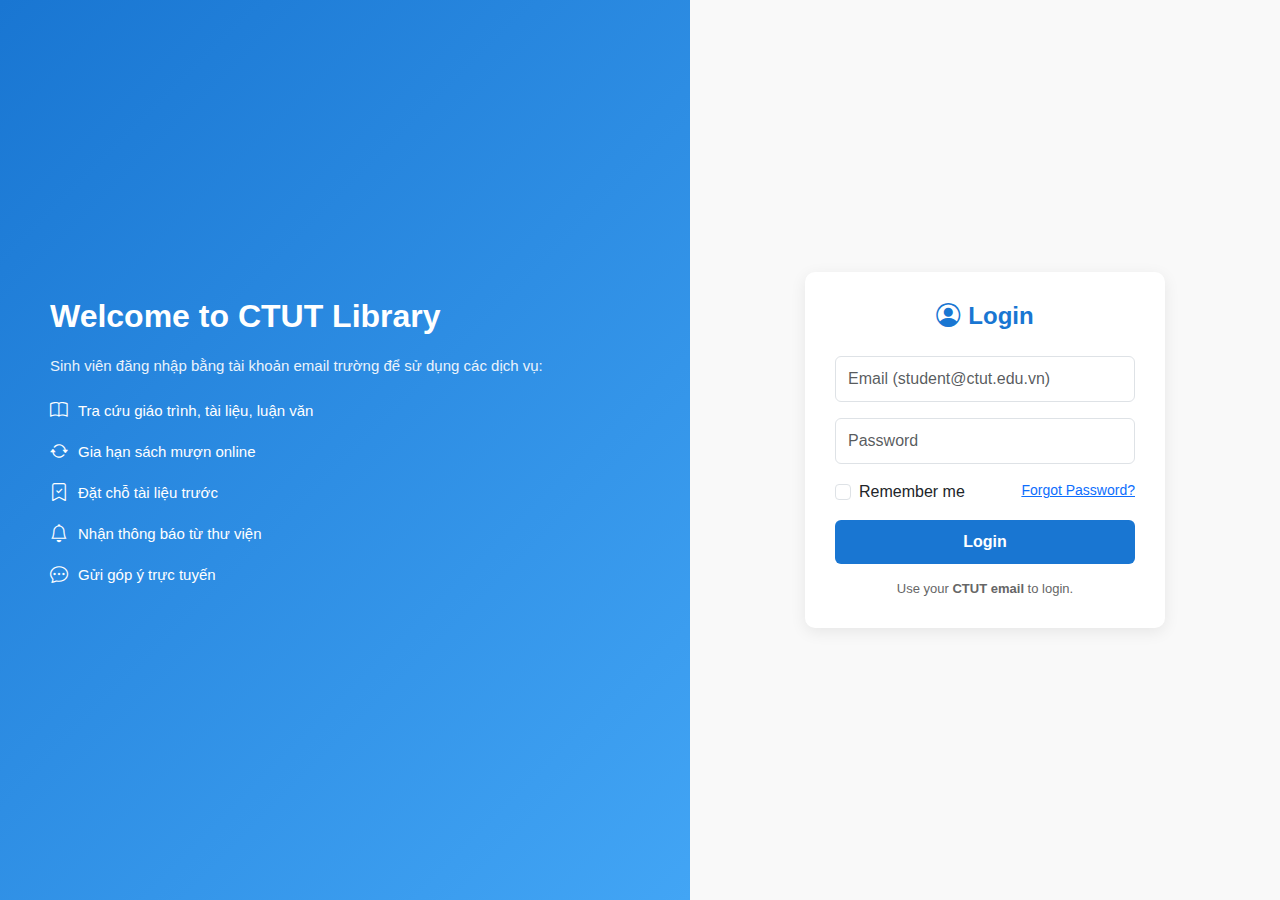
<file: login.html>
<!DOCTYPE html>
<html lang="vi">
<head>
  <meta charset="UTF-8">
  <title>Student Login – CTUT Library</title>
  <meta name="viewport" content="width=device-width, initial-scale=1">

  <!-- Bootstrap -->
  <link href="https://cdn.jsdelivr.net/npm/bootstrap@5.3.3/dist/css/bootstrap.min.css" rel="stylesheet">

  <!-- Bootstrap Icons -->
  <link rel="stylesheet" href="https://cdn.jsdelivr.net/npm/bootstrap-icons@1.11.3/font/bootstrap-icons.css">

  <style>
    body {
      height: 100vh;
      margin: 0;
      display: flex;
      font-family: "Segoe UI", Tahoma, sans-serif;
    }

    /* Bên trái: Thông tin cho sinh viên */
    .login-left {
      flex: 1;
      background: linear-gradient(135deg, #1976d2, #42a5f5);
      color: #fff;
      padding: 50px;
      display: flex;
      flex-direction: column;
      justify-content: center;
    }
    .login-left h2 {
      font-weight: 700;
      margin-bottom: 20px;
    }
    .login-left p {
      font-size: 15px;
      opacity: 0.9;
      margin-bottom: 20px;
    }
    .login-left ul {
      list-style: none;
      padding: 0;
      margin: 0;
    }
    .login-left li {
      margin-bottom: 14px;
      font-size: 15px;
      display: flex;
      align-items: center;
    }
    .login-left i {
      margin-right: 10px;
      font-size: 18px;
    }

    /* Bên phải: Form */
    .login-right {
      flex: 1;
      display: flex;
      align-items: center;
      justify-content: center;
      background: #f9f9f9;
    }
    .login-card {
      width: 100%;
      max-width: 360px;
      padding: 30px;
      border-radius: 10px;
      background: #fff;
      box-shadow: 0 4px 16px rgba(0,0,0,0.08);
    }
    .login-card h4 {
      font-weight: 700;
      margin-bottom: 25px;
      text-align: center;
      color: #1976d2;
    }
    .form-control {
      border-radius: 6px;
      padding: 10px 12px;
    }
    .btn-login {
      background: #1976d2;
      border: none;
      padding: 10px;
      font-weight: 600;
    }
    .btn-login:hover {
      background: #1259a5;
    }
    .note {
      font-size: 13px;
      text-align: center;
      margin-top: 15px;
      color: #666;
    }
  </style>
</head>
<body>

  <!-- Cột trái: Thông tin cho sinh viên -->
  <div class="login-left">
    <h2>Welcome to CTUT Library</h2>
    <p>Sinh viên đăng nhập bằng tài khoản email trường để sử dụng các dịch vụ:</p>
    <ul>
      <li><i class="bi bi-book"></i> Tra cứu giáo trình, tài liệu, luận văn</li>
      <li><i class="bi bi-arrow-repeat"></i> Gia hạn sách mượn online</li>
      <li><i class="bi bi-bookmark-check"></i> Đặt chỗ tài liệu trước</li>
      <li><i class="bi bi-bell"></i> Nhận thông báo từ thư viện</li>
      <li><i class="bi bi-chat-dots"></i> Gửi góp ý trực tuyến</li>
    </ul>
  </div>

  <!-- Cột phải: Form đăng nhập -->
  <div class="login-right">
    <div class="login-card">
      <h4><i class="bi bi-person-circle me-2"></i>Login</h4>
      <form id="loginForm">
        <!-- Email -->
        <div class="mb-3">
          <input type="text" id="username" class="form-control" placeholder="Email (student@ctut.edu.vn)" required>
        </div>

        <!-- Password -->
        <div class="mb-3">
          <input type="password" id="password" class="form-control" placeholder="Password" required>
        </div>

        <!-- Remember me -->
        <div class="mb-3 form-check d-flex justify-content-between">
          <div>
            <input type="checkbox" id="rememberMe" class="form-check-input">
            <label for="rememberMe" class="form-check-label">Remember me</label>
          </div>
          <a href="#" class="small text-primary">Forgot Password?</a>
        </div>

        <!-- Error -->
        <div id="error-msg" class="text-danger small mb-3 d-none"></div>

        <!-- Submit -->
        <button type="submit" class="btn btn-primary w-100 btn-login">Login</button>
      </form>
      <div class="note">
        Use your <strong>CTUT email</strong> to login.
      </div>
    </div>
  </div>

  <!-- JS xử lý login -->
  <script src="assets/js/header.js"></script>
  <script>
    document.getElementById("loginForm")?.addEventListener("submit", function (e) {
      e.preventDefault();

      const username = document.getElementById("username").value.trim();
      const password = document.getElementById("password").value.trim();
      const errorMsg = document.getElementById("error-msg");

      // Tài khoản demo
      const demoUser = "phuoc";
      const demoPass = "123456";

      if (username === demoUser && password === demoPass) {
        if (document.getElementById("rememberMe").checked) {
          localStorage.setItem("loggedIn", "true");
          localStorage.setItem("username", username);
        } else {
          sessionStorage.setItem("loggedIn", "true");
          sessionStorage.setItem("username", username);
        }
        window.location.href = "index.html";
      } else {
        errorMsg.textContent = "❌ Email hoặc mật khẩu không đúng!";
        errorMsg.classList.remove("d-none");
      }
    });
  </script>
</body>
</html>
</file>
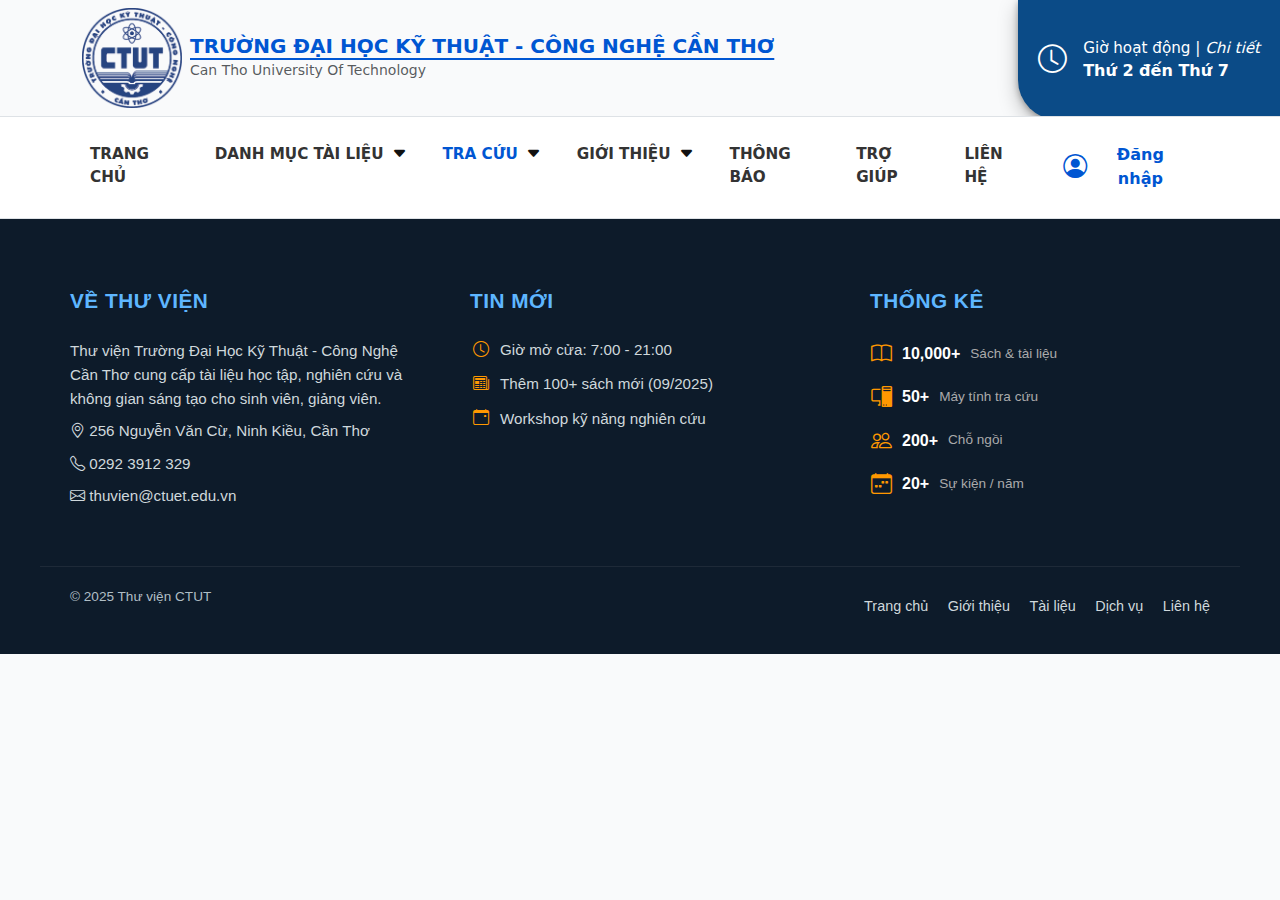
<file: lookup.html>
<!DOCTYPE html>
<html langl="vi">
  <head>
    <meta charset="utf-8" />
    <title>Tra cứu Thư viện Trường ĐH Kỹ Thuật-Công Nghệ Cần Thơ-CTUT</title>
  <link rel="icon" type="image/png" sizes="64x64" href="assets/images/logo_tab.PNG">

    <meta name="viewport" content="width=device-width, initial-scale=1" />

    <!-- Bootstrap -->
    <link
      href="https://cdn.jsdelivr.net/npm/bootstrap@5.3.3/dist/css/bootstrap.min.css"
      rel="stylesheet"
    />

    <!-- Bootstrap Icons -->
    <link
      rel="stylesheet"
      href="https://cdn.jsdelivr.net/npm/bootstrap-icons@1.11.3/font/bootstrap-icons.css"
    />

     <!-- CSS chung -->
  <link rel="stylesheet" href="assets/css/layout.css">
  <link rel="stylesheet" href="assets/css/header.css">
  <link rel="stylesheet" href="assets/css/footer.css">

    <link href="./assets/css/index.css" rel="stylesheet" />
  </head>

  <body>

        <!-- Nhúng header -->
  <div id="header-placeholder"></div>
<script src="assets/js/header.js"></script>






    <!-- Phần nội dung chính của trang -->
    


  
     



<!-- ===========================================-->
















<!-- ==========KHỐI SÁCH MỚI BIÊN MỤC========== -->







<!-- ===========================================-->














<!-- ==========KHỐI TÀI LIỆU MƯỢN NHIỀU ========== -->
  




  <!-- ==========KHỐI TÀI LIỆU SỐ MƯỢN NHIỀU========== -->
 



<!-- ===========================================-->


















<!-- Placeholder cho footer -->
<div id="footer-placeholder"></div>
 <!-- Scripts -->
  <script src="assets/js/layout.js"></script>
<script src="assets/js/header.js"></script>
<script src="assets/js/footer.js"></script>

  <script src="assets/js/active-menu.js"></script>

  <!-- Bootstrap JS -->
  <script src="https://cdn.jsdelivr.net/npm/bootstrap@5.3.3/dist/js/bootstrap.bundle.min.js"></script>







  </body>
</html>
</file>
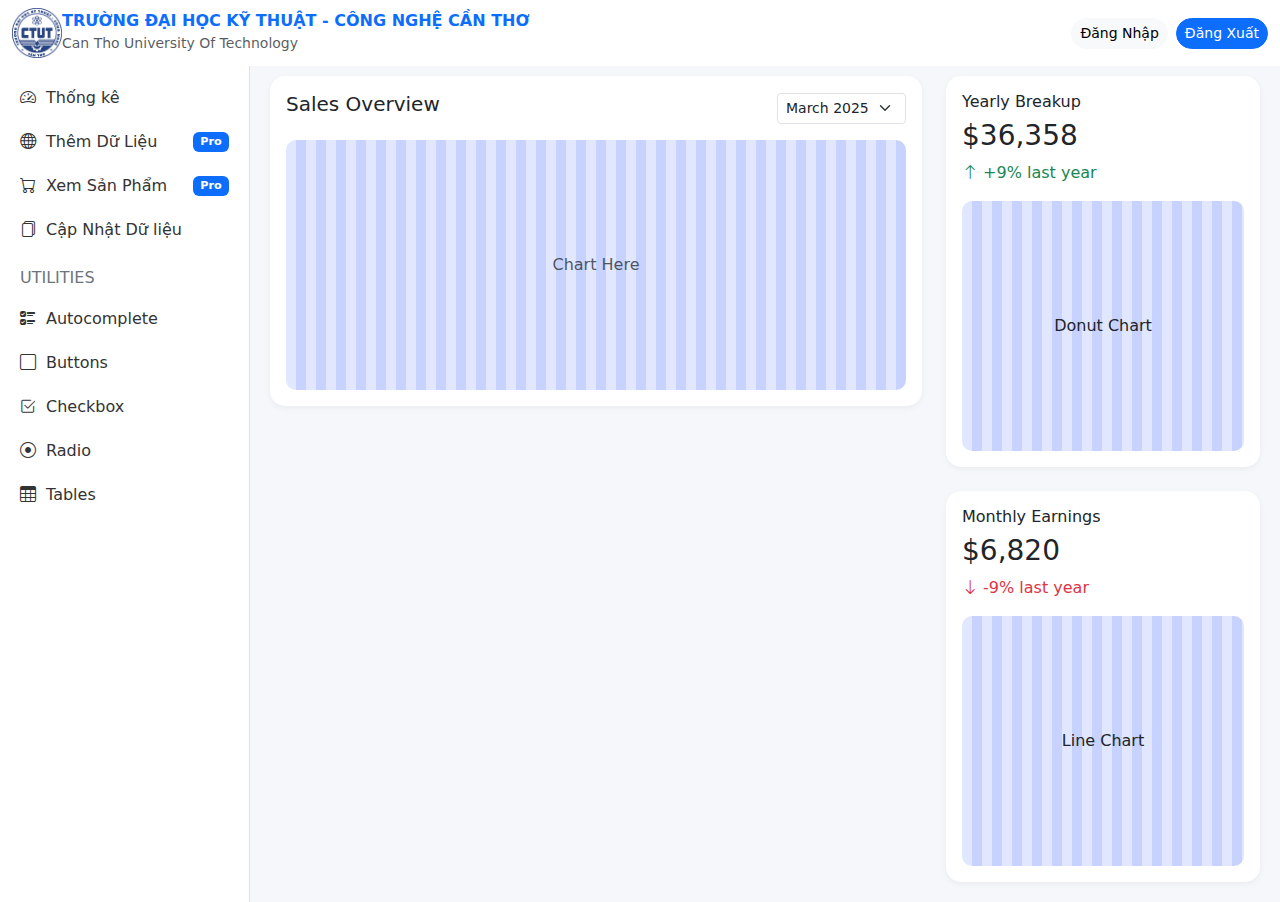
<file: Administrator/dashboard.html>
<!DOCTYPE html>
<html lang="en">

<head>
    <meta charset="UTF-8">
    <meta name="viewport" content="width=device-width, initial-scale=1.0">
    <title>Modernize Dashboard</title>
    <!-- Bootstrap CSS -->
    <link href="https://cdn.jsdelivr.net/npm/bootstrap@5.3.2/dist/css/bootstrap.min.css" rel="stylesheet">
    <link href="https://cdn.jsdelivr.net/npm/bootstrap-icons/font/bootstrap-icons.css" rel="stylesheet">
    <style>
        body {
            background-color: #f5f7fb;
        }

        /* Navbar */
        .topbar {
            background: #ffffff;
            color: #fff;
        }

        .topbar .btn {
            border-radius: 20px;
            font-weight: 500;
        }

        /* Sidebar */
        .sidebar {
            width: 250px;
            background: #fff;
            border-right: 1px solid #e0e0e0;
            min-height: 100vh;
            position: fixed;
            top: 56px;
            /* trừ chiều cao navbar */
            left: 0;
            padding: 20px 0;
        }

        .sidebar h5 {
            font-size: 1rem;
            padding: 0 20px;
            margin-bottom: 10px;
            color: #6c757d;
            text-transform: uppercase;
        }

        .sidebar .nav-link {
            color: #333;
            font-weight: 500;
            padding: 10px 20px;
            display: flex;
            align-items: center;
            gap: 10px;
        }

        .sidebar .nav-link:hover {
            background: #f1f3f5;
            color: #0d6efd;
        }

        .sidebar .badge {
            font-size: 0.7rem;
            margin-left: auto;
        }

        /* Content */
        .content {
            margin-left: 250px;
            margin-top: 56px;
            padding: 20px;
        }

        .card {
            border-radius: 15px;
            border: none;
            box-shadow: 0 2px 6px rgba(0, 0, 0, 0.05);
        }

        .chart-placeholder {
            height: 250px;
            border-radius: 10px;
            background: repeating-linear-gradient(to right,
                    #e0e7ff,
                    #e0e7ff 10px,
                    #c7d2fe 10px,
                    #c7d2fe 20px);
        }
    </style>
</head>

<body>

    <!-- Top Navbar -->
    <nav class="navbar topbar fixed-top navbar-expand-lg">
        <div class="container-fluid">
            <div class="d-flex align-items-center">
                <img src="/assets/images/Logo_ctuet.png" alt="Logo" style="height: 50px">

                <div>
                    <h6 class="m-0 fw-bold" style="color:#0d6efd;">
                        TRƯỜNG ĐẠI HỌC KỸ THUẬT - CÔNG NGHỆ CẦN THƠ
                    </h6>
                    <small class="text-muted">Can Tho University Of Technology</small>
                </div>
            </div>
            <div class="d-flex align-items-center gap-2">
                <button class="btn btn-light btn-sm"> Đăng Nhập</button>
                <button class="btn btn-primary btn-sm">Đăng Xuất</button>
            </div>
        </div>
    </nav>

    <!-- Sidebar -->
    <div class="sidebar">
        <ul class="nav flex-column mb-3">
            <li><a href="#" class="nav-link"><i class="bi bi-speedometer2"></i> Thống kê</a></li>
            <li><a href="#" class="nav-link"><i class="bi bi-globe"></i> Thêm Dữ Liệu <span
                        class="badge bg-primary">Pro</span></a></li>
            <li><a href="#" class="nav-link"><i class="bi bi-cart"></i> Xem Sản Phẩm <span
                        class="badge bg-primary">Pro</span></a></li>
            <li><a href="#" class="nav-link"><i class="bi bi-files"></i> Cập Nhật Dữ liệu</a></li>
        </ul>
        <h5>Utilities</h5>
        <ul class="nav flex-column">
            <li><a href="#" class="nav-link"><i class="bi bi-ui-checks"></i> Autocomplete</a></li>
            <li><a href="#" class="nav-link"><i class="bi bi-square"></i> Buttons</a></li>
            <li><a href="#" class="nav-link"><i class="bi bi-check2-square"></i> Checkbox</a></li>
            <li><a href="#" class="nav-link"><i class="bi bi-record-circle"></i> Radio</a></li>
            <li><a href="#" class="nav-link"><i class="bi bi-table"></i> Tables</a></li>
        </ul>
    </div>

    <!-- Main Content -->
    <div class="content">
        <div class="row g-4">
            <!-- Sales Overview -->
            <div class="col-lg-8">
                <div class="card p-3">
                    <div class="d-flex justify-content-between align-items-center mb-3">
                        <h5>Sales Overview</h5>
                        <select class="form-select form-select-sm w-auto">
                            <option>March 2025</option>
                        </select>
                    </div>
                    <div class="chart-placeholder d-flex align-items-center justify-content-center text-muted">
                        Chart Here
                    </div>
                </div>
            </div>
            <!-- Right Cards -->
            <div class="col-lg-4">
                <div class="card p-3 mb-4">
                    <h6>Yearly Breakup</h6>
                    <h3>$36,358</h3>
                    <span class="text-success"><i class="bi bi-arrow-up"></i> +9% last year</span>
                    <div class="chart-placeholder mt-3 d-flex align-items-center justify-content-center">
                        Donut Chart
                    </div>
                </div>
                <div class="card p-3">
                    <h6>Monthly Earnings</h6>
                    <h3>$6,820</h3>
                    <span class="text-danger"><i class="bi bi-arrow-down"></i> -9% last year</span>
                    <div class="chart-placeholder mt-3 d-flex align-items-center justify-content-center">
                        Line Chart
                    </div>
                </div>
            </div>
        </div>
    </div>

    <!-- Bootstrap JS -->
    <script src="https://cdn.jsdelivr.net/npm/bootstrap@5.3.2/dist/js/bootstrap.bundle.min.js"></script>
</body>

</html>
</file>
<file: assets/css/header.css>
/* ==================== LOGO VÀ TIÊU ĐỀ ==================== */
.logo-header {
  height: 100px; /* chiều cao logo */
  width: auto;  /* giữ tỉ lệ ảnh */
}

header h6 {
  font-size: 20px;
  font-weight: 800;
  color: #0056d2;
  text-transform: uppercase;
  text-decoration: underline;
  text-decoration-color: #0056d2;
  text-decoration-thickness: 1.5px;
  text-underline-offset: 5px;
}

header small {
  font-size: 14px;
  font-weight: 500;
  color: #6c757d;
}

/* ==================== KHỐI GIỜ HOẠT ĐỘNG ==================== */
.working-hours {
  background: #0b4b87;
  color: #fff;
  padding: 10px 20px;
  border-bottom-left-radius: 40px;
  font-size: 0.95rem;
  font-weight: 500;

  position: absolute;
  top: 0;
  right: 0;
  height: 120px; /* bằng logo */
  box-shadow:
    0 2px 6px rgba(0, 0, 0, 0.3),
    0 8px 20px rgba(0, 0, 0, 0.25);
}

.working-hours i {
  font-size: 1.8rem;
  color: #fff;
  margin-right: 10px;
}

.working-hours strong {
  font-size: 1rem;
  font-weight: 700;
}

/* ==================== NÚT ĐĂNG NHẬP ==================== */
.btn-login {
  color: #0056d2;
  font-weight: 600;
  font-size: 1rem;
  background: transparent;
  border: none;
  display: inline-flex;
  align-items: center;
  margin-left: auto; /* đẩy sang phải */
  transition: color 0.3s;
}

.btn-login i {
  font-size: 1.5rem;
  color: #0056d2;
}

.btn-login:hover,
.btn-login:hover i {
  color: #003c99; /* xanh đậm khi hover */
}

/* ==================== MENU NAVBAR ==================== */
.navbar-nav {
  margin-top: 10px;
  margin-bottom: 15px;
  margin-left: 0;
}

.navbar-nav .nav-item {
  margin-right: 20px; /* khoảng cách giữa các link */
}

.navbar-nav .nav-link {
  font-weight: 700;
  font-size: 0.95rem;
  color: #333;
  transition: color 0.3s;
  position: relative;
  padding-bottom: 6px; /* chừa chỗ vẽ gạch chân */
}

.navbar-nav .nav-link:hover,
.navbar-nav .nav-link.active {
  color: #0056d2;
}

/* ==================== GẠCH CHÂN LINK THƯỜNG ==================== */
/* ===== Gạch chân link thường ===== */
.navbar-nav .nav-link::after {
  content: "";
  position: absolute;
  bottom: 0;
  right: 0; /* bắt đầu từ bên phải */
  width: 50px; /* 👈 CHIỀU DÀI CỐ ĐỊNH — chỉnh tại đây */
  height: 3px; /* 👈 ĐỘ DÀY — chỉnh tại đây */
  background-color: transparent;
  transition: background-color 0.3s ease;
}

.navbar-nav .nav-link:hover::after,
.navbar-nav .nav-link.active::after {
  background-color: red;
}

/* ===== Gạch chân riêng DANH MỤC TÀI LIỆU ===== */
.navbar-nav .nav-documents::before {
  content: "";
  position: absolute;
  bottom: 0;
  right: 20px; /* 👈 chừa chỗ cho caret */
  width: 50px; /* 👈 cùng kích thước với link thường */
  height: 3px;
  background-color: transparent;
  transition: background-color 0.3s ease;
}

.navbar-nav .nav-documents:hover::before,
.navbar-nav .nav-documents.active::before {
  background-color: red;
}



/* ==================== CARET (MŨI TÊN) ==================== */
/* Ẩn caret mặc định của Bootstrap */
.navbar .dropdown-toggle::after {
  display: none;
}



/* Khi menu đang mở (Bootstrap tự set aria-expanded="true") → xoay caret */
.navbar .dropdown-toggle[aria-expanded="true"] i {
  transform: rotate(180deg);
}


.navbar .dropdown-toggle i { color: #111; }  /* hoặc #000 */

/* ==================== DROPDOWN MENU ==================== */
/* ==================== DROPDOWN MENU ==================== */

/* Nền và viền của menu */
.dropdown-menu {
  background-color: #ffffff;         /* nền trắng như ảnh */
  border: 1px solid #ddd;           /* viền xám nhạt tách menu với nền */
  border-radius: 0px;               /* bo góc */
  padding: 0.5rem 0;
  box-shadow: 0 4px 12px rgba(0, 0, 0, 0.15); /* đổ bóng giống ảnh */
  transform: translateY(10px);
  opacity: 0;
  transition: opacity 0.2s ease, transform 0.2s ease;
}

/* Hiển thị mượt khi mở */
.dropdown-menu.show {
  transform: translateY(0);
  opacity: 1;
}

/* Mỗi item bên trong dropdown */
.dropdown-item {
  color: #333;                      /* chữ đen xám đậm */
  font-weight: 400;
  padding: 4px 18px;
  border-bottom: 1px solid #eee;    /* đường kẻ mảnh giữa các mục */
}

/* Bỏ đường kẻ mục cuối cùng */
.dropdown-item:last-child {
  border-bottom: none;
}

/* Hiệu ứng hover: nền xanh nhạt + chữ xanh đậm */
.dropdown-item:hover {
  background-color: #0056d2; /* xanh nhạt highlight */
  color: #ffffff;           /* xanh chủ đạo */
}


/* ==================== LUÔN HIỂN THỊ SCROLLBAR ==================== */
html {
  overflow-y: scroll;
}
</file>
<file: assets/css/index.css>
/* ========== HERO BANNER ========== */
section.position-relative::after {
    content: "";
    position: absolute;
    inset: 0;
    /* phủ toàn bộ section */
    background: linear-gradient(rgba(0, 0, 0, 0.6) 0%,
            /* trên tối hơn */
            rgba(0, 0, 0, 0.3) 50%,
            /* giữa mờ nhẹ */
            rgba(0, 0, 0, 0) 100%
            /* dưới trong suốt */
        );
    z-index: 1;
    /* overlay nằm trên ảnh nhưng dưới form */
}

/* Text trong hero */
section.position-relative .translate-middle {
    position: relative;
    z-index: 2;
    /* nằm trên overlay */
    color: #0056d2;
    /* màu xanh chủ đạo */
}

/* Ảnh banner */
.hero-banner img {
    width: 100%;
    height: 500px;
    /* hoặc 600px, tùy chiều cao banner bạn muốn */
    object-fit: cover;
    /* lấp đầy khung, giữ tỉ lệ */
}

/* ========== LOẠI BỎ VIỀN & KHOẢNG TRẮNG TRÊN/DƯỚI BANNER ========== */

/* Xóa border dưới header để banner sát lên trên */
header,
.navbar.border-bottom {
  border-bottom: none !important;
}

/* Xóa margin mặc định của body */
body {
  margin: 0;
  padding: 0;
}

/* Loại bỏ khoảng trắng thừa trên dưới banner */
.hero-banner {
  display: block;
  margin: 0; /* bỏ margin trên/dưới */
  padding: 0;
  line-height: 0; /* tránh khoảng trống do line-height */
}

/* Ảnh banner vẫn giữ nguyên kích thước và tỉ lệ */
.hero-banner img {
  display: block; /* bỏ khoảng trống mặc định của inline-image */
  width: 100%;
  height: 500px; /* hoặc 600px tùy ý */
  object-fit: cover;
  margin: 0;
  padding: 0;
}

/* ========== FORM TÌM KIẾM ========== */

/* Wrapper đặt form trong ảnh */
.search-box-wrapper {
    position: absolute;
    bottom: 20px;
    /* nằm gần mép dưới của ảnh */
    left: 50%;
    transform: translateX(-50%);
    /* căn giữa ngang */
    width: 100%;
    display: flex;
    justify-content: center;
    z-index: 2;
    /* nổi trên overlay & ảnh */
}

/* Form tìm kiếm */
.search-box {
    display: flex;
    align-items: center;
    gap: 8px;
    width: 100%;
    max-width: 1000px;
    border-radius: 50px;
    background: #fff;

    border: 2px solid #0056d2;
    /* Viền xanh đậm (màu chủ đạo). Làm rõ ranh giới của khung form. */
    /* bỏ viền cứng */
    box-shadow:
        0 0 10px rgba(0, 86, 210, 0.6),
        /* tầng 1: gần, đậm */
        0 0 30px rgba(0, 86, 210, 0.4),
        /* tầng 2: trung bình, nhạt hơn */
        0 0 60px rgba(0, 86, 210, 0.2);
    /* tầng 3: xa, rất nhạt */

    overflow: hidden;
}

/* Ô nhập liệu */
.search-box .form-control {
    flex: 1;
    /* chiếm hết không gian còn lại */
    border: none;
    height: 70px;
    font-size: 1.1rem;
    padding-left: 40px;
    /* lùi chữ vào trong */
}

/* Dropdown */
.search-box .form-select {
    flex: 0 0 20%;
    /* chiếm cố định 20% */
    border: none;
    height: 70px;
    font-size: 1rem;
}

/* Các nút (tìm kiếm & cài đặt) */
.search-box .btn {
    flex: 0 0 auto;
    border: none;
    background: transparent;
    height: 70px;
    font-size: 1.3rem;
    color: #0056d2;
    transition: background 0.3s, color 0.3s;
}

/* Nút cuối cùng (cài đặt) lùi vào một chút */
.search-box .btn:last-child {
    margin-right: 20px;
}

/* Hiệu ứng hover cho nút */
.search-box .btn:hover {
    background: rgba(0, 86, 210, 0.1);
    color: #0056d2;
}

/* Placeholder */
.search-box .form-control::placeholder {
    color: #aaa;
}




/* ========== RESPONSIVE ========== */
@media (max-width: 768px) {
    .search-box {
        flex-wrap: wrap;
        /* cho phép xuống hàng */
        gap: 5px;
    }

    .search-box .form-select {
        flex: 1 0 100%;
        /* chiếm nguyên 1 hàng */
    }

    .search-box .btn:last-child {
        margin-right: 0;
    }
}


/* ========== KHỐI CÁC CƠ SỞ DƯỚI THANH TÌM KIẾM ========== */


.library-sections {
  margin-top: 80px;     /* khoảng cách phía trên khối */
  margin-bottom: 80px;  /* khoảng cách phía dưới khối */
}

.section-btn {
  border: 2px solid #0056d2;   /* viền xanh */
  color: #0056d2;              /* chữ xanh */
  background: #fff;            /* nền trắng */
  border-radius: 25px;         /* bo tròn */
  padding: 8px 20px;
  font-weight: 500;
  transition: all 0.3s ease;
}

.section-btn:hover {
  background: #0056d2;         /* nền xanh khi hover */
  color: #fff;                 /* chữ trắng */
  box-shadow: 0 4px 12px rgba(0, 86, 210, 0.3);
}






/* ========== CÁC THẺ LOGO CƠ SỞ DỮ LIỆU ========== */

/* Container giữ các logo */
.library-cards .d-flex {
  display: flex;                  /* Sắp xếp theo hàng ngang */
  flex-wrap: nowrap;              /* Không cho xuống hàng */
  gap: 20px;                      /* Khoảng cách đều giữa các logo */
  overflow-x: auto;               /* Nếu màn nhỏ → có thể cuộn ngang */
  padding: 0 20px 10px 0;         /* Chừa khoảng trống bên phải để logo cuối không bị sát mép */
  justify-content: flex-start;    /* Căn các logo về bên trái */
  scroll-behavior: smooth;        /* Cuộn mượt khi dùng thanh cuộn */
}

/* Khung chứa logo */
.flip-card {
  width: 260px;                   /* 🔑 Chiều rộng cố định cho tất cả logo */
  height: 200px;                  /* 🔑 Chiều cao cố định cho tất cả logo */
  flex: 0 0 auto;                 /* Không co giãn khi container thay đổi */
  background: transparent;        /* Nền trong suốt, không viền */
  display: flex;
  align-items: center;            /* Căn logo giữa theo chiều dọc */
  justify-content: center;        /* Căn logo giữa theo chiều ngang */
  text-decoration: none;          /* Xóa gạch dưới của thẻ <a> */
  transition: transform 0.25s ease;
}

/* Hover: chỉ phóng to khung một chút */
.flip-card:hover {
  transform: scale(1.03);         /* Phóng nhẹ cả khung chứa */
}

/* Ảnh logo bên trong */
.flip-card img {
  width: 80%;                     /* 🔑 Logo chiếm 80% chiều ngang khung */
  height: auto;                   /* Giữ tỉ lệ gốc, tránh méo */
  max-height: 80%;                /* Không vượt quá 80% chiều cao khung */
  object-fit: contain;            /* Co giãn nhưng không cắt ảnh */
  transition: transform 0.25s ease; /* Làm mượt khi phóng to */
  display: block;
}

/* Hover: phóng to logo */
.flip-card:hover img {
  transform: scale(1.1);          /* 🔑 Logo phóng to thêm 10% khi hover */
}













/* ===============================
   SECTION CONTAINER
   - Canh giữa nội dung section
   - Giới hạn chiều rộng tối đa
================================= */
.book-section {
  margin: 40px auto;       /* canh giữa theo chiều ngang + khoảng cách trên dưới */
  max-width: 1200px;       /* tối đa 1200px để nội dung không quá rộng */
}

/* ===============================
   HEADER SECTION
   - Tiêu đề khu vực + nút xem tất cả
   - Dùng flexbox để căn 2 bên
   - Có đường kẻ ngang chạy giữa để tạo điểm nhấn
================================= */
.book-section-header {
  position: relative;      /* cần để pseudo-element ::after định vị tuyệt đối */
  display: flex;           /* dùng flexbox để căn 2 phần tử (h3 và nút) */
  justify-content: space-between; /* tiêu đề bên trái, nút bên phải */
  align-items: center;     /* canh giữa theo chiều dọc */
  gap: 10px;               /* khoảng cách giữa h3 và nút nếu sát nhau */
  margin: 120px 0 50px;    /* khoảng cách trên và dưới để header thoáng */
}

/* ===============================
   ĐƯỜNG KẺ NGANG Ở GIỮA HEADER
   - Dùng ::after vẽ line nằm giữa tiêu đề và nút
   - Dài ra hai bên nhưng chừa khoảng cách 2 mép
================================= */
.book-section-header::after {
  content: "";
  position: absolute;
  top: 50%;                /* canh giữa theo chiều dọc */
  left: 100px;             /* chừa khoảng cách bên trái */
  right: 120px;            /* chừa khoảng cách bên phải */
  height: 1px;             /* độ dày đường kẻ */
  background-color: #000;  /* màu đen cho đường kẻ */
  transform: translateY(-50%); /* đảm bảo line nằm đúng giữa */
  z-index: 0;              /* nằm dưới chữ và nút */
}

/* ===============================
   TIÊU ĐỀ VÀ NÚT
   - Đặt nền trắng để che đường kẻ phía sau
   - Dùng z-index để nổi lên trên
================================= */
.book-section-header h3,
.book-section-header .view-all {
  position: relative;
  background-color: #fff; /* nền trắng để line không cắt qua chữ */
  z-index: 1;
}

/* ===============================
   TIÊU ĐỀ (H3)
   - Font đậm, màu chủ đạo
   - Padding để tạo cảm giác nhấn mạnh
================================= */
.book-section-header h3 {
  font-size: 1.3rem;       /* cỡ chữ vừa phải */
  font-weight: 700;        /* đậm */
  color: #0056d2;          /* màu xanh thương hiệu */
  padding: 0 12px;         /* tạo khoảng trắng hai bên để h3 tách khỏi line */
  margin: 0;               /* xóa margin mặc định */
}

/* ===============================
   NÚT "XEM TẤT CẢ"
   - Có border, bo góc nhẹ
   - Hover đổi màu nền + viền
================================= */
.book-section-header .view-all {
  display: inline-block;
  font-size: 1rem;
  font-weight: 600;
  color: #000;
  text-decoration: none;   /* bỏ gạch chân mặc định */
  padding: 4px 12px;
  border: 1px solid #ccc;
  border-radius: 6px;
  transition: all 0.3s ease; /* hiệu ứng hover mượt */
}

/* Hiệu ứng khi hover: đổi nền và border đậm hơn */
.book-section-header .view-all:hover {
  background-color: #f3f3f3;
  border-color: #999;
}




















/* ==================== HEADER SECTION ==================== */
/* Phần tiêu đề section nếu có, giữ riêng ở file khác */


/* =========================================================
   =============== GRID BỐ CỤC (CHUNG) =====================
   ========================================================= */
/* CHUNG: áp dụng cho tất cả sách trong lưới */
.book-grid {
  display: grid;
  grid-template-columns: repeat(6, 1fr); /* 6 cột bằng nhau (desktop) */
  gap: 20px; /* Khoảng cách giữa các sách */
}

/* RIÊNG: sách lớn (big) chiếm nhiều chỗ hơn để nổi bật */
.book-item.big {
  grid-column: span 2; /* chiếm 2 cột */
  grid-row: span 2;    /* chiếm 2 hàng */
}


/* =========================================================
   =============== BÌA SÁCH (CHUNG) ========================
   ========================================================= */
.book-cover {
  position: relative; /* để overlay định vị bên trong */
  aspect-ratio: 1080 / 1350; /* chuẩn tỉ lệ bìa */
  border-radius: 6px;
  overflow: hidden; /* bo góc ảnh */
  background: #f3f3f3; /* nền dự phòng khi ảnh chưa load */
}

.book-cover img {
  width: 100%;
  height: 100%;
  object-fit: cover; /* ảnh không méo, lấp đầy khung */
  display: block;
}


/* =========================================================
   =============== OVERLAY (CHUNG) =========================
   ========================================================= */
/* Overlay phủ lên ảnh, chứa text + footer */
.book-overlay {
  position: absolute;
  inset: 0; /* phủ kín toàn bộ bìa */
  display: flex;
  flex-direction: column;
  justify-content: space-between; /* text ở trên, footer ở dưới */
  padding: 12px;
  background: linear-gradient(
    to top, 
    rgba(0,0,0,0.55) 20%, /* đáy tối → chữ rõ hơn */
    transparent 100%
  );
  color: #fff;
  z-index: 2;
}








/* =========================================================
   =============== TEXT TIÊU ĐỀ + TÁC GIẢ (CHUNG) ==========
   ========================================================= */
.book-text {
  margin-bottom: auto; /* đẩy footer xuống đáy, giữ text ở trên */
  padding-top: 4px; /* 🔑 tạo khoảng cách 15px với mép trên bìa */
}

/* Tiêu đề sách */
.book-title {
  font-size: 1rem;     /* cỡ chữ mặc định */
  font-weight: 700;    /* đậm */
  margin: 0 0 25px;     /* khoảng cách dưới để cách tác giả */
  line-height: 1.3;    /* dễ đọc nếu tên dài */
}

/* Tác giả */
.book-author {
  font-size: 0.8rem;
  margin: 0;
  color: #e0e7ff; /* màu sáng hơn để phân biệt với tiêu đề */
}


/* =========================================================
   =============== FOOTER LOGO + NĂM (CHUNG) ===============
   ========================================================= */
.book-footer {
  display: flex;
  justify-content: space-between; /* logo trái – năm phải */
  align-items: center;
}

/* Logo mặc định (sách nhỏ & sách thường) */
.book-logo {
  width: 28px !important;
  height: 28px !important;
  border-radius: 50%;  /* bo tròn logo */
  background: #fff;
  object-fit: contain;
  padding: 2px;
  box-shadow: 0 0 3px rgba(0,0,0,0.3); /* đổ bóng nhẹ */
}

/* Năm xuất bản */
.book-year {
  font-size: 0.75rem;
  font-weight: 600;
  padding: 2px 6px;
  border-radius: 3px;
  text-shadow: 0 1px 2px rgba(0,0,0,0.4); /* tạo chiều sâu */
}


/* =========================================================
   =============== STYLE RIÊNG CHO SÁCH LỚN ================
   ========================================================= */
.book-item.big .book-title {
  font-size: 1.4rem; /* tên sách lớn hơn */
  
}

.book-item.big .book-author {
  font-size: 1.1rem; /* tác giả cũng lớn hơn */
}

.book-item.big .book-logo {
  width: 48px !important; /* logo lớn hơn */
  height: 48px !important;
  padding: 5px;
}

.book-item.big .book-year {
  font-size: 1rem; /* năm lớn hơn */
}





/* =========================================================
   =============== RESPONSIVE ==============================
   ========================================================= */
/* Tablet: chỉ còn 3 cột */
@media (max-width: 992px) {
  .book-grid {
    grid-template-columns: repeat(3, 1fr);
  }
}

/* Mobile: 2 cột + thu nhỏ logo & font */
@media (max-width: 600px) {
  .book-grid {
    grid-template-columns: repeat(2, 1fr);
  }

  /* Logo nhỏ hơn trên mobile */
  .book-logo {
    width: 24px;
    height: 24px;
  }

  .book-year {
    font-size: 0.7rem;
    padding: 1px 4px;
  }

  /* Sách lớn chiếm 2 cột nhưng không quá cao */
  .book-item.big {
    grid-column: span 2;
    grid-row: auto;
  }

  /* Tên & tác giả thu nhỏ một chút cho vừa mobile */
  .book-item.big .book-title {
    font-size: 1.2rem;
  }

  .book-item.big .book-author {
    font-size: 1rem;
  }
}
</file>
<file: assets/css/announcement.css>
:root {
  /* 🎨 Màu thương hiệu */
  --brand: #2563eb;       /* xanh lam dịu (primary) */
  --brand-dark: #1e40af;  /* xanh navy (hover, tiêu đề) */
  --brand-light: #dbeafe; /* xanh pastel nhạt (nền phụ) */

  /* 🖋️ Văn bản */
  --ink: #000000;         /* chữ chính (đen-xám đậm) */
  --sub: #6b7280;         /* chữ phụ (xám nhạt hơn) */

  /* 🧱 Layout + nền */
  --background: #f9fafb;  /* nền tổng thể */
  --card: #ffffff;        /* nền thẻ / card */
  --line: #e5e7eb;        /* viền ngăn cách */

  /* ⚠️ Trạng thái */
  --danger: #dc2626;      /* đỏ cảnh báo / nhấn mạnh */
}

/* ============ BODY RIÊNG CHO TRANG THÔNG BÁO ============ */
body.announce-page {
  color: var(--ink);
  background: var(--background);
  font-family: "Inter", system-ui, sans-serif;
  /* ❌ KHÔNG đặt line-height ở đây để tránh ảnh hưởng header/footer */
}

/* Chỉ áp dụng line-height thoáng hơn cho nội dung chính */
body.announce-page main {
  line-height: 2;
}

/* =========================================================
   ANNOUNCEMENT PAGE (announcement.css)
   Scope: body.announce-page ...
   Phụ thuộc biến màu trong :root (định nghĩa ở layout.css)
   ========================================================= */

/* ============ HERO ============ */
/* Nền hero là gradient từ xanh pastel nhạt -> trắng để tạo chiều sâu dịu mắt */
body.announce-page .announce-hero {
  background: linear-gradient(180deg, var(--brand-light), #ffffff);
}

/* Badge “Trang Thông báo Thư viện” kiểu viên thuốc, đậm nhẹ, cùng tông hero */
body.announce-page .hero-badge {
  background: var(--brand-light);   /* nền xanh nhạt hòa với hero */
  color: var(--brand-dark);         /* chữ xanh navy cho độ tương phản */
  font-weight: 600;                 /* chữ đậm vừa */
  border-radius: 999px;             /* bo tròn tối đa (viên thuốc) */
  padding: 6px 12px;                /* đệm ngang/dọc cân đối */
  display: inline-flex;             /* canh icon + chữ trên 1 hàng */
  align-items: center;              /* căn giữa theo trục dọc */
  gap: 8px;                         /* khoảng cách icon – chữ */
}

/* Tiêu đề hero đậm, dùng navy để nổi bật trên nền sáng */
body.announce-page .announce-hero h1 {
  font-weight: 800;
  color: var(--brand-dark);
}

/* Đoạn mô tả hero dùng màu chữ phụ để nhẹ mắt hơn tiêu đề */
body.announce-page .announce-hero .lead {
  color: var(--sub);
}

/* ============ FILTER ============ */
/* Khung filter (ô tìm kiếm / nhóm nút) tạo cảm giác là 1 card trắng nổi trên hero */
body.announce-page .filter-wrap {
  background: #fff;                 /* nền trắng nổi trên hero */
  border: 1px solid var(--line);    /* viền xám nhạt, phân tách */
  border-radius: 14px;              /* bo góc mềm mại */
  padding: 16px;                    /* khoảng đệm bên trong */
}

/* Nút chọn category dạng “pill” trung tính, không trội hơn nội dung */
body.announce-page .category-pill {
  border: 1px solid var(--line);    /* viền nhẹ */
  color: var(--sub);                /* chữ xám phụ */
  background: #fff;                 /* nền trắng */
}

/* Trạng thái active: fill xanh thương hiệu, chữ trắng để rõ ràng */
body.announce-page .category-pill.active {
  background: var(--brand);
  color: #fff;
  border-color: var(--brand);
}

/* Ô nhập tìm kiếm có viền nhẹ, đồng bộ với card */
body.announce-page .search-input {
  border: 1px solid var(--line);
}

/* ============ SECTION HEADER ============ */
/* Tiêu đề từng section + link “Xem tất cả” xếp 2 đầu, canh giữa dọc */
body.announce-page .section-header {
  display: flex;
  align-items: center;
  justify-content: space-between;   /* tiêu đề trái, link phải */
  margin-bottom: 1.5rem;            /* khoảng cách dưới tiêu đề */
}

/* Tiêu đề section dùng navy để thống nhất hệ thống phân cấp */
body.announce-page .section-header h2 {
  font-weight: 700;
  color: var(--brand-dark);
}

/* Link “Xem tất cả” nổi nhẹ bằng màu primary, bỏ gạch chân mặc định */
body.announce-page .section-header .view-all {
  color: var(--brand);
  font-weight: 600;
  text-decoration: none;
}
body.announce-page .section-header .view-all:hover {
  text-decoration: underline;       /* underline khi hover để thể hiện click được */
}

/* ============ NOTICE CARD ============ */
/* Card thông báo chung 1 style: bo góc, viền nhẹ, hover nổi nhẹ */
body.announce-page .notice-card {
  background: var(--card);          /* trắng đồng bộ card */
  border: 1px solid var(--line);    /* viền nhẹ */
  border-radius: 16px;              /* bo góc lớn để thân thiện */
  overflow: hidden;                 /* ẩn tràn khi có ảnh/child */
  transition: transform .18s ease, box-shadow .18s ease; /* hiệu ứng hover */
  height: 100%;                     /* kéo full chiều cao col để các card cân nhau */
  display: flex;                    /* dựng layout dọc */
  flex-direction: column;
}

/* Hover nhấc card lên nhẹ + đổ bóng xanh mờ, tạo cảm giác “tương tác được” */
body.announce-page .notice-card:hover {
  transform: translateY(-3px);
  box-shadow: 0 6px 16px rgba(37, 99, 235, 0.12);
}

/* Phần thumbnail đầu card: cố định chiều cao, căn giữa icon/ảnh */
body.announce-page .notice-card .thumb {
  height: 160px;                    /* chiều cao thống nhất giữa các card */
  background: var(--brand-light);   /* nền xanh nhạt để đồng bộ hero */
  display: flex;
  align-items: center;
  justify-content: center;
}

/* Icon trong thumb to hơn để thu hút, dùng navy cho tương phản */
body.announce-page .notice-card .thumb i {
  font-size: 40px;
  color: var(--brand-dark);
}

/* Phần nội dung card: cho phép giãn chiếm chỗ, padding hợp lý */
body.announce-page .notice-card .p-3 {
  flex: 1;                          /* đẩy footer (nếu có) xuống dưới */
  padding: 1.25rem !important;      /* đảm bảo padding đủ rộng */
}

/* Tiêu đề card đậm vừa, line-height thoáng để đọc nhanh */
body.announce-page .notice-card h5 {
  font-size: 1.05rem;
  font-weight: 600;
  line-height: 1.4;
}

/* Badge “Gấp” ghim góc trái trên thumbnail, màu đỏ nhạt cảnh báo */
body.announce-page .badge-important {
  position: absolute;
  top: 12px;
  left: 12px;
  background: #fee2e2;              /* nền đỏ rất nhạt */
  color: var(--danger);             /* chữ đỏ chủ đạo */
  border: 1px solid #fecaca;        /* viền đỏ nhạt */
  font-weight: 700;
}

/* Dòng meta (thời gian, địa điểm, tag…) nhạt hơn body text */
body.announce-page .meta {
  font-size: .95rem;
  color: var(--sub);
}
body.announce-page .meta i {
  margin-right: 6px;                /* khoảng cách icon – chữ */
}

/* ============ TIMELINE ============ */
/* Dòng thời gian: vẽ 1 trục dọc bên trái + các bullet theo mốc */
body.announce-page .timeline {
  position: relative;
  padding-left: 28px;               /* chừa khoảng cho trục + bullet */
}

/* Trục dọc gradient xanh → xanh nhạt để có chiều sâu */
body.announce-page .timeline::before {
  content: "";
  position: absolute;
  left: 10px;
  top: 0;
  bottom: 0;
  width: 2px;
  background: linear-gradient(var(--brand), var(--brand-light));
}

/* Khoảng cách dọc giữa các mốc */
body.announce-page .timeline-item {
  position: relative;
  padding: 10px 0;
}

/* Bullet tròn trắng, viền xanh dày 3px đặt đúng vị trí trục */
body.announce-page .timeline-bullet {
  position: absolute;
  left: 2px;
  top: 14px;
  width: 16px;
  height: 16px;
  background: #fff;
  border: 3px solid var(--brand);
  border-radius: 50%;
}

/* Hộp “Tải biểu mẫu nhanh” thiết kế như card trợ giúp */
body.announce-page .helper-box {
  border-color: var(--line);
  background: #fff;
  padding: 1rem;
  border-radius: 12px;
}

/* ============ SUBSCRIBE ============ */
/* Khối đăng ký email dùng lại gradient hero để xuyên suốt thị giác */
body.announce-page .subscribe-bg {
  background: linear-gradient(180deg, var(--brand-light), #ffffff);
}

/* Hộp mẹo (tips) viền nét đứt navy để nhấn mạnh nội dung phụ */
body.announce-page .tip-box {
  background: var(--brand-light);
  border: 1px dashed var(--brand-dark);
  padding: 1rem;
  border-radius: 12px;
}

/* ============ TAG ============ */
/* Tag nhỏ mô tả loại thông báo: pill nền trắng, viền nhạt, chữ xám phụ */
body.announce-page .tag {
  display: inline-flex;
  align-items: center;
  gap: 8px;                         /* khoảng cách icon – chữ */
  padding: 6px 12px;
  border-radius: 999px;             /* pill */
  background: #fff;
  border: 1px solid var(--line);
  color: var(--sub);
  font-size: 0.9rem;
}

/* ============ ARCHIVE LIST ============ */
/* Mục lưu trữ dạng list-group: cỡ chữ vừa, khoảng đệm thoáng */
body.announce-page #archive .list-group-item {
  font-size: 0.95rem;
  padding: 0.75rem 1rem;
}

/* Link trong lưu trữ theo màu chữ chính, bỏ gạch chân mặc định */
body.announce-page #archive a {
  color: var(--ink);
  text-decoration: none;
}

/* Hover link -> navy + underline để thể hiện tương tác */
body.announce-page #archive a:hover {
  color: var(--brand-dark);
  text-decoration: underline;
}

/* ============ RESPONSIVE ============ */
/* Màn hình rộng: thumbnail card thấp hơn chút để gọn grid */
@media (min-width: 992px) {
  body.announce-page .notice-card .thumb {
    height: 150px;
  }
}
</file>
<file: assets/css/footer.css>
.library-footer {
  /* Nền chính của footer */
  background: #0d1b2a; /* Xanh đậm, cảm giác công nghệ hiện đại */
  color: #cfd8dc;
  padding: 60px 0 30px; /* Khoảng cách trên/dưới toàn bộ footer */
  font-family: "Roboto", sans-serif;
}

/* ====== CONTAINER CHÍNH CHIA 3 CỘT ====== */
.footer-container {
  display: grid;
  grid-template-columns: 1fr 1fr 1fr; /* 3 cột chia đều */
  gap: 60px;                          /* Khoảng cách ngang giữa các cột */
  max-width: 1200px;                  /* Giới hạn chiều rộng tổng thể */
  margin: auto;
  padding: 0 30px;                    /* Padding hai bên để nội dung không dính mép màn hình */
  align-items: start;                 /* Căn đỉnh các cột → tiêu đề ngang hàng */
}

/* ====== TIÊU ĐỀ CHUNG CHO CẢ 3 CỘT ====== */
.footer-container h4 {
  margin: 0 0 25px;                   /* Khoảng cách dưới tiêu đề tạo không gian với nội dung */
  font-size: 1.3rem;
  font-weight: 600;                   /* Chữ đậm vừa phải */
  letter-spacing: 0.5px;              /* Giãn chữ nhẹ, hiện đại */
  color: #5eb6ff;                     /* Xanh blue chủ đạo */
  text-transform: uppercase;          /* Toàn bộ chữ viết hoa cho đồng bộ */
}

/* ====== CỘT 1: GIỚI THIỆU ====== */
.footer-about {
  margin-top: 10px;                   /* Khoảng cách trên riêng cho cột này */
  margin-bottom: 10px;                /* Khoảng cách dưới để tách khỏi đường viền */
}
.footer-about p {
  margin: 0 0 8px;
  line-height: 1.6;
  font-size: 0.95rem;
}

/* ====== CỘT 2: TIN MỚI ====== */
.footer-news {
  margin-top: 10px;
  margin-bottom: 10px;
}
.footer-news ul {
  list-style: none;
  margin: 0;
  padding: 0;
}
.footer-news li {
  display: flex;              /* Icon + text trên cùng hàng */
  align-items: center;        /* Icon căn giữa theo chiều cao */
  gap: 8px;                   /* Khoảng cách giữa icon và chữ */
  margin-bottom: 12px;        /* Khoảng cách giữa các dòng tin */
  font-size: 0.95rem;
  line-height: 1.4;
}
.footer-news li i {
  width: 22px;                /* Đảm bảo icon chiếm chiều ngang cố định */
  text-align: center;         /* Icon luôn giữa khung */
  font-size: 1rem;
  color: #ff9800;             /* Xanh blue cho icon để đồng bộ chủ đạo */
}

/* ====== CỘT 3: THỐNG KÊ ====== */
.footer-stats {
  margin-top: 10px;
  margin-bottom: 10px;
}
.stat-item {
  display: flex;
  align-items: center;
  gap: 10px;
  margin-bottom: 12px;
}
.stat-item i {
  width: 22px;
  text-align: center;
  font-size: 1.3rem;
  color: #ff9800; /* Icon màu xanh chủ đạo */
  flex-shrink: 0;
}
.stat-item span {
  font-weight: 600;
  font-size: 1rem;
  color: #ffffff;
}
.stat-item p {
  margin: 0;
  font-size: 0.85rem;
  color: #aaa;
}

/* ====== DÒNG DƯỚI CÙNG (BẢN QUYỀN + ĐIỀU HƯỚNG) ====== */
.footer-bottom {
  display: flex;
  justify-content: space-between;
  align-items: center;
  border-top: 1px solid #1e2a38;
  margin-top: 40px;
  padding-top: 20px; /* Khoảng cách trên tách bản quyền khỏi nội dung trên */
  max-width: 1200px;
  margin-left: auto;
  margin-right: auto;
  padding-left: 30px;
  padding-right: 30px;
}
.footer-copy {
  font-size: 0.85rem;
  color: #b0bec5;
}
.footer-nav a {
  margin-left: 15px;
  font-size: 0.9rem;
  color: #cfd8dc;
  text-decoration: none;
  transition: color 0.2s ease-in-out;
}
.footer-nav a:hover {
  color: #2196f3; /* Hover đổi sang xanh chủ đạo */
}
</file>
<file: assets/css/documents.css>

</file>
<file: assets/css/introduce.css>
/* =========================================================
   CSS RIÊNG CHO TRANG GIỚI THIỆU (introduce.html)
   Scope: .introduce-main
   ========================================================= */

/* ============ MAIN CONTENT ============ */
.introduce-main {
  font-family: "Segoe UI", Tahoma, Geneva, Verdana, sans-serif;
  background-color: #f9fafb;
  color: #333;
  line-height: 1.6;
  padding: 1rem;

  /* Giữ khung ổn định khi header/footer load */
  min-height: calc(100vh - 300px); /* ước lượng header 120px + footer 180px */
}

/* ============ TIÊU ĐỀ ============ */
.introduce-main h4 {
  margin-top: 1.5rem;
  margin-bottom: 1rem;
  color: #0056d2;
  font-weight: bold;
  font-size: 1.25rem;
}

.introduce-main h5 {
  margin-top: 1rem;
  margin-bottom: 0.75rem;
  font-size: 1.05rem;
  font-weight: 600;
  color: #333;
}

.introduce-main h6 {
  margin-top: 1rem;
  margin-bottom: 0.5rem;
  font-size: 1rem;
  font-weight: 600;
  color: #555;
}

/* ============ DANH SÁCH ============ */
.introduce-main ul,
.introduce-main ol {
  padding-left: 1.2rem;
  margin-bottom: 1rem;
}

.introduce-main ul li,
.introduce-main ol li {
  margin-bottom: 0.5rem;
  line-height: 1.5;
}

/* ============ SCROLLSPY ============ */
.introduce-main .scrollspy-example-2 {
  /* Giữ chỗ để không bị co giãn đột ngột */
  min-height: 400px;              
  max-height: calc(100vh - 200px); /* co giãn theo màn hình */
  overflow-y: auto;               
  padding: 1rem;

  background: #fff;
  border: 1px solid #e5e7eb;
  border-radius: 8px;
  box-shadow: 0 2px 6px rgba(0,0,0,0.05);
}

/* ============ LINK TRONG NỘI DUNG ============ */
.introduce-main a {
  color: #0056d2;
  text-decoration: none;
  transition: color 0.2s;
}
.introduce-main a:hover {
  color: #003c99;
  text-decoration: underline;
}

/* ============ RESPONSIVE ============ */
@media (max-width: 768px) {
  .introduce-main {
    min-height: auto; /* bỏ chiều cao cứng khi màn nhỏ */
  }

  .introduce-main .scrollspy-example-2 {
    min-height: auto;
    max-height: none;
    padding: 0.75rem;
  }
}
</file>
<file: assets/css/layout.css>
/* Ẩn body cho tới khi header + footer load xong */
body {
  visibility: hidden;
}
body.ready {
  visibility: visible;
}


/* Ví dụ: font chữ mặc định */
body {
  font-family: "Inter", system-ui, sans-serif;
  background-color: #f9fafb;
  color: #111827;
}


/* Giữ chỗ header và footer khi load động */
#header-placeholder {
  min-height: 120px; /* đúng chiều cao header thật */
}

#footer-placeholder {
  min-height: 200px; /* đúng chiều cao footer thật */
}

/* Luôn hiện thanh cuộn để tránh co giãn */
html {
  overflow-y: scroll;
}
</file>
